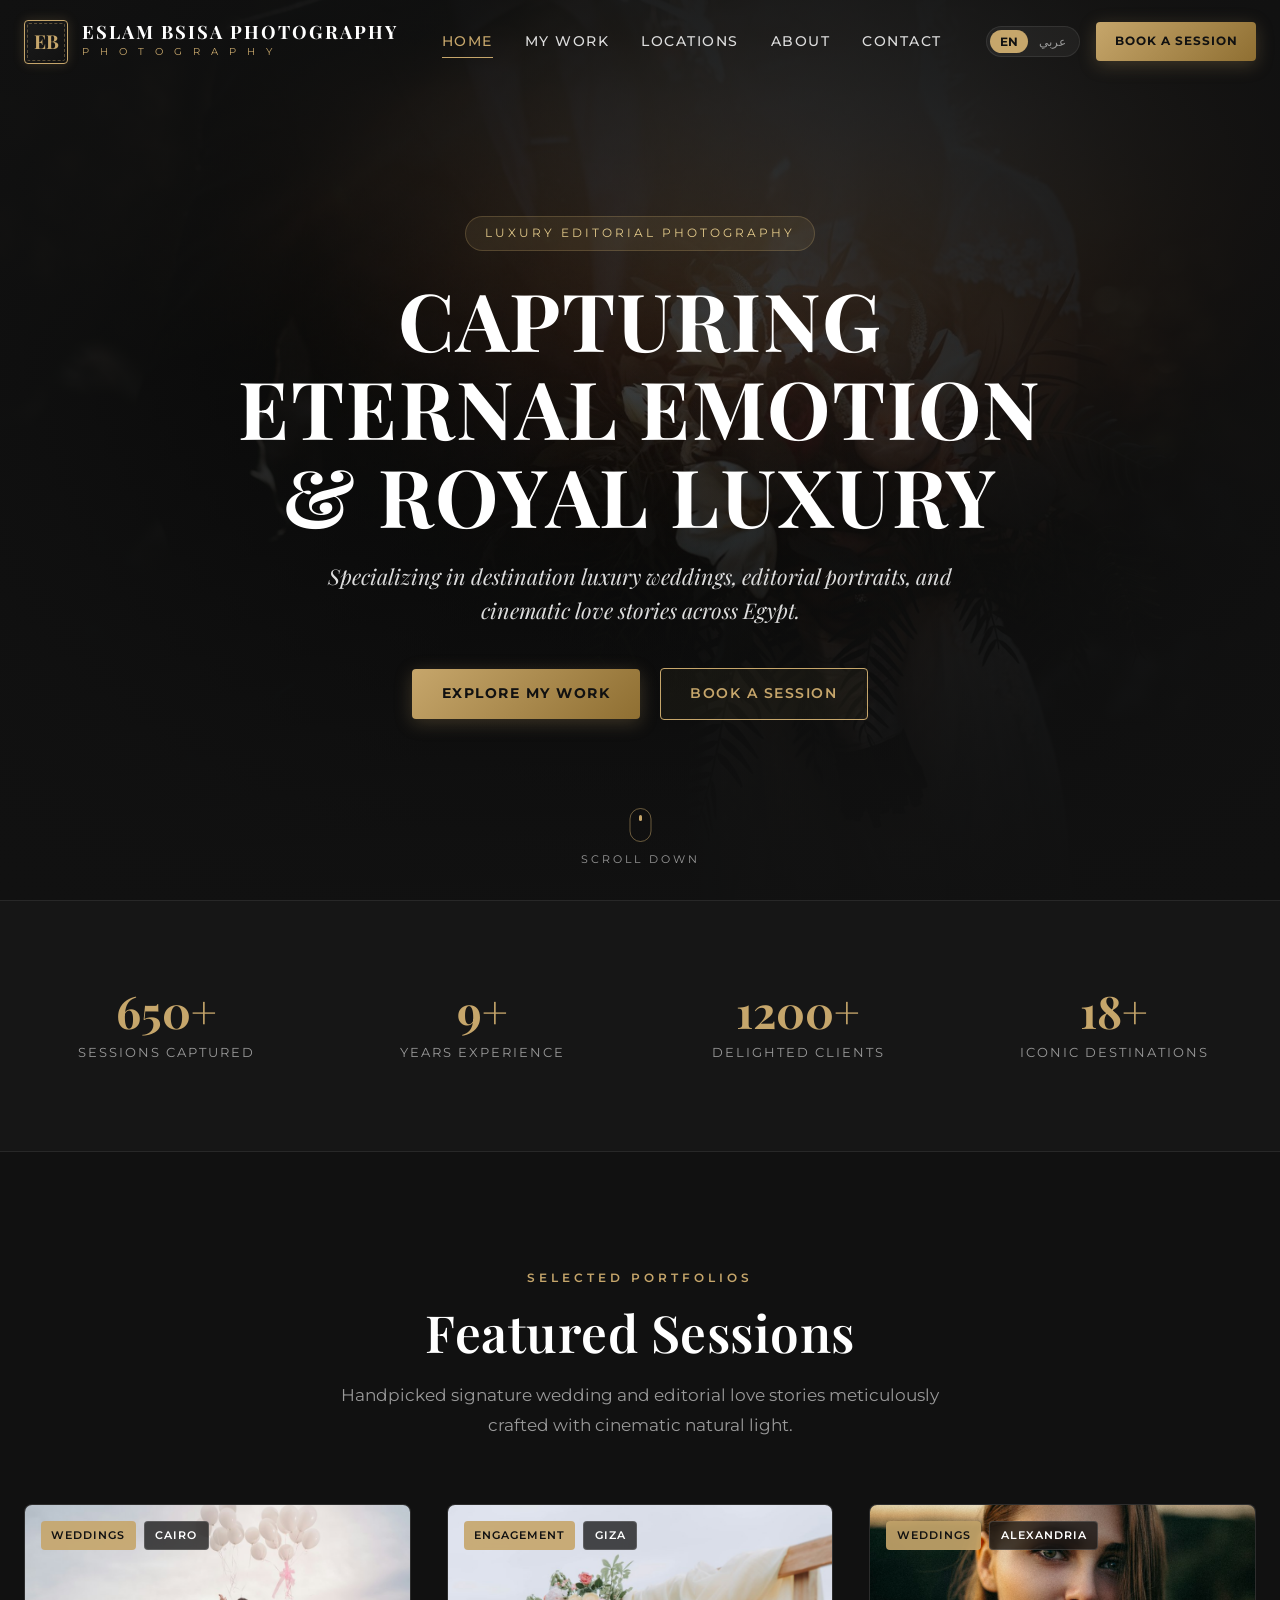
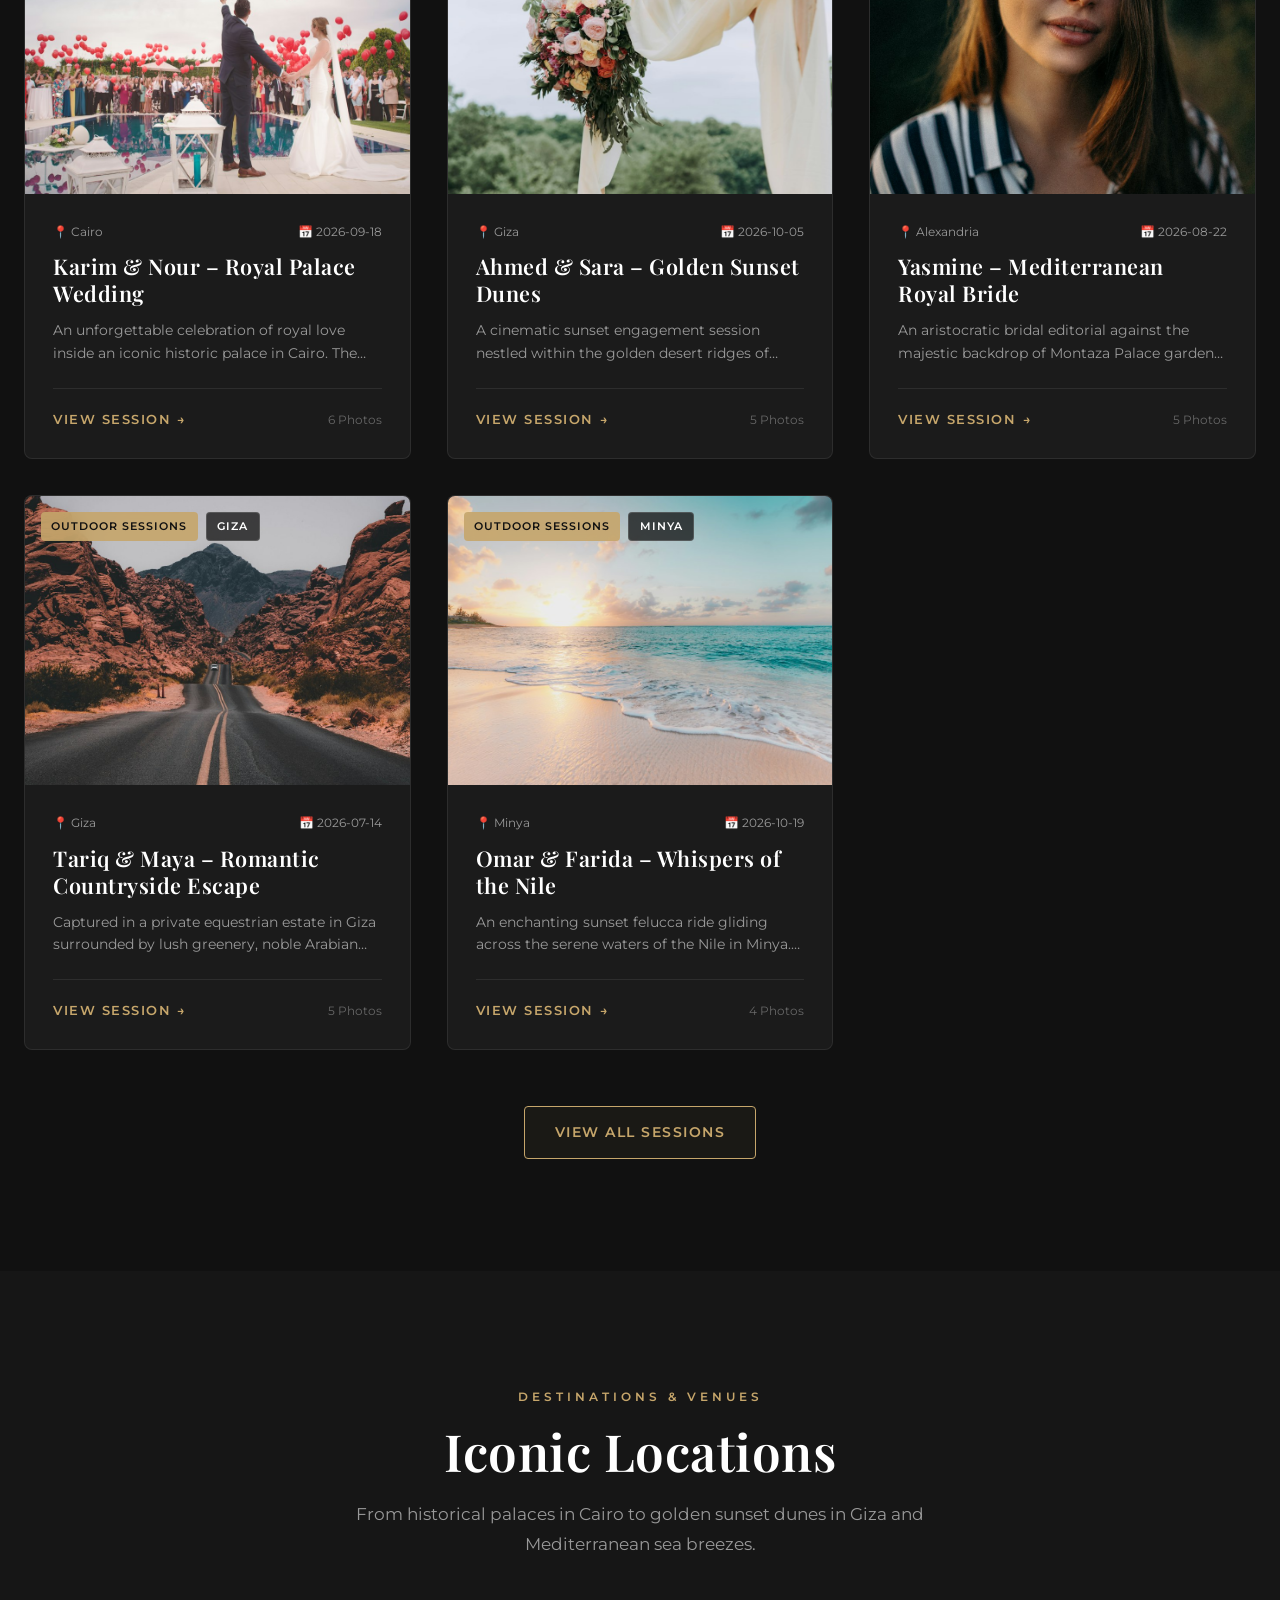
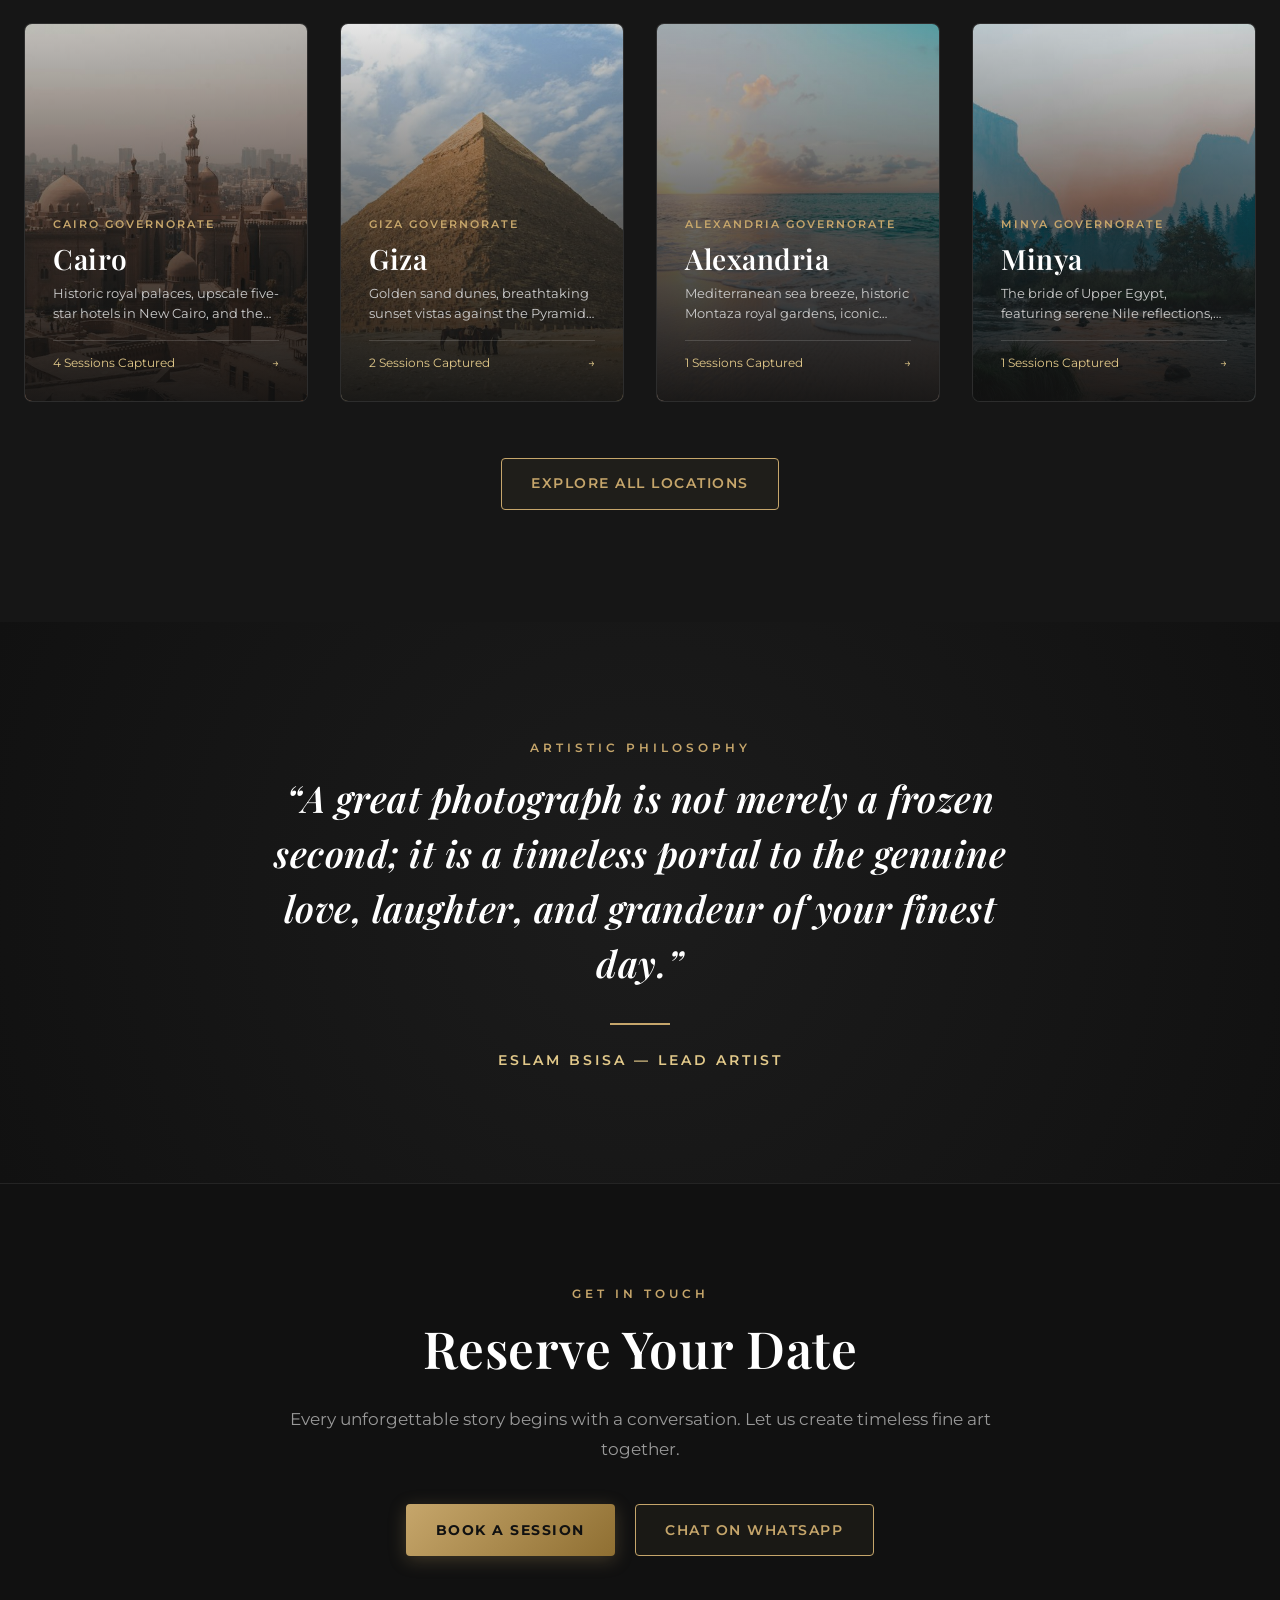
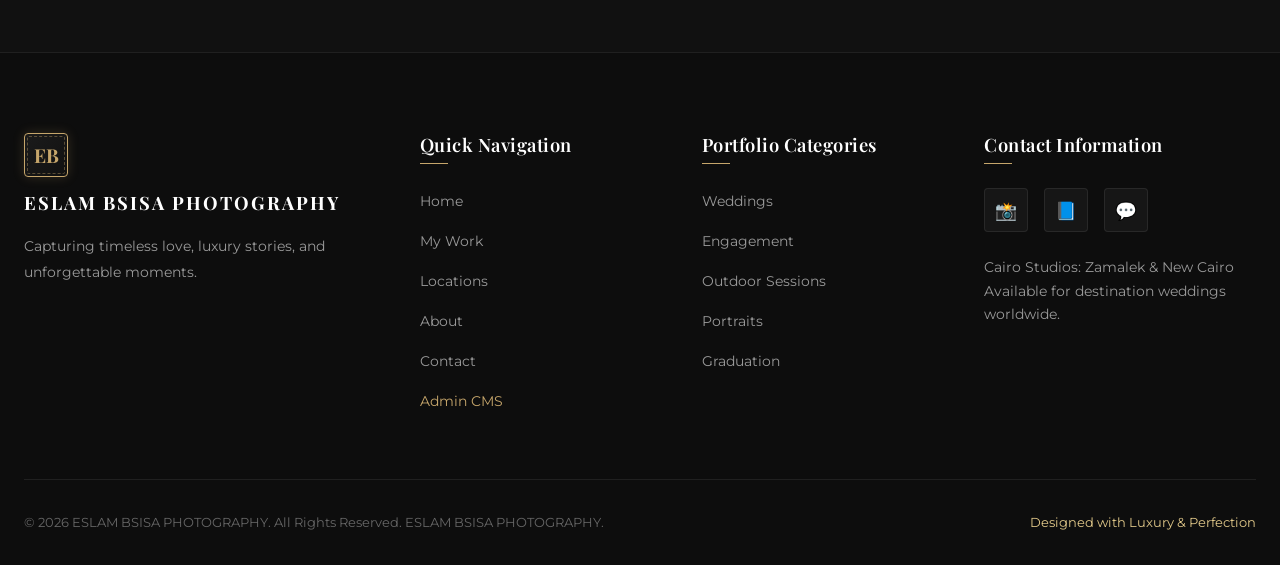
<file: index.html>
<!DOCTYPE html>
<html lang="en" dir="ltr">
<head>
  <meta charset="UTF-8" />
  <meta name="viewport" content="width=device-width, initial-scale=1.0" />
  <title>ESLAM BSISA PHOTOGRAPHY — Luxury Wedding & Editorial Photographer</title>
  <meta name="description" content="Official photography portfolio of Eslam Bsisa. Capturing timeless luxury weddings, destination engagements, and editorial portraits across Cairo, Giza, Alexandria, and beyond." />
  <meta name="keywords" content="wedding photographer egypt, cairo wedding photography, luxury bride, destination wedding, engagement shoot, eslam bsisa photography" />
  
  <!-- Open Graph / Social Sharing -->
  <meta property="og:type" content="website" />
  <meta property="og:title" content="ESLAM BSISA PHOTOGRAPHY — Timeless Luxury Stories" />
  <meta property="og:description" content="Discover royal weddings, sunset engagements, and fine-art portraits captured with cinematic natural light." />
  <meta property="og:image" content="assets/images/hero/hero-main.jpg" />
  
  <!-- Favicon -->
  <link rel="icon" type="image/svg+xml" href="favicon.svg" />
  
  <!-- Stylesheets -->
  <link rel="stylesheet" href="css/main.css" />
  <link rel="stylesheet" href="css/rtl.css" />
</head>
<body data-page="home">

  <!-- Header & Navigation -->
  <header class="site-header" role="banner">
    <div class="container header-container">
      <a href="index.html" class="brand-logo-link" aria-label="Eslam Bsisa Photography Home">
        <div class="brand-monogram">EB</div>
        <div class="brand-name-group">
          <span class="brand-name-title">ESLAM BSISA</span>
          <span class="brand-name-sub">P H O T O G R A P H Y</span>
        </div>
      </a>

      <!-- Desktop Navigation -->
      <nav class="nav-desktop" aria-label="Primary Navigation">
        <a href="index.html" class="nav-link active" data-i18n="nav_home">Home</a>
        <a href="work.html" class="nav-link" data-i18n="nav_work">My Work</a>
        <a href="locations.html" class="nav-link" data-i18n="nav_locations">Locations</a>
        <a href="about.html" class="nav-link" data-i18n="nav_about">About</a>
        <a href="contact.html" class="nav-link" data-i18n="nav_contact">Contact</a>
      </nav>

      <!-- Header Actions -->
      <div class="header-actions">
        <!-- Language Switcher Pill -->
        <div class="lang-switcher" aria-label="Switch Language">
          <button type="button" class="lang-btn active" data-lang="en">EN</button>
          <button type="button" class="lang-btn" data-lang="ar">عربي</button>
        </div>

        <a href="contact.html" class="btn btn-primary btn-sm header-cta" data-i18n="nav_book_cta">Book a Session</a>

        <!-- Mobile Menu Hamburger -->
        <button type="button" class="mobile-menu-toggle" aria-label="Toggle navigation menu">
          <span></span>
          <span></span>
          <span></span>
        </button>
      </div>
    </div>
  </header>

  <!-- Mobile Navigation Drawer -->
  <div class="mobile-nav-backdrop"></div>
  <aside class="mobile-nav-drawer" aria-label="Mobile Navigation Drawer">
    <div class="mobile-nav-links">
      <a href="index.html" class="nav-link active" data-i18n="nav_home">Home</a>
      <a href="work.html" class="nav-link" data-i18n="nav_work">My Work</a>
      <a href="locations.html" class="nav-link" data-i18n="nav_locations">Locations</a>
      <a href="about.html" class="nav-link" data-i18n="nav_about">About</a>
      <a href="contact.html" class="nav-link" data-i18n="nav_contact">Contact</a>
      <a href="admin/index.html" class="nav-link" style="color:var(--gold-accent);" data-i18n="nav_admin">Admin CMS</a>
    </div>

    <div style="margin-top:auto; padding-top:2rem; border-top:1px solid var(--border-subtle); display:flex; flex-direction:column; gap:1.25rem;">
      <a href="contact.html" class="btn btn-primary" style="width:100%;" data-i18n="nav_book_cta">Book a Session</a>
      <div class="social-links-row" style="justify-content:center;">
        <a href="https://instagram.com" class="social-link-btn instagram-link" aria-label="Instagram">📸</a>
        <a href="https://facebook.com" class="social-link-btn facebook-link" aria-label="Facebook">📘</a>
        <a href="#" class="social-link-btn wa-link-btn" aria-label="WhatsApp">💬</a>
      </div>
    </div>
  </aside>

  <!-- Hero Section -->
  <main>
    <section class="hero-section" aria-label="Introduction Banner">
      <div class="hero-background-wrapper">
        <img src="assets/images/hero/hero-main.jpg" alt="Luxury Wedding Photography Hero" class="hero-background-img" />
        <div class="hero-gradient-overlay"></div>
      </div>

      <div class="container hero-content">
        <div class="hero-brand-badge" data-i18n="hero_badge">Luxury Editorial Photography</div>
        <h1 class="hero-title serif-font" data-i18n="hero_title">
          Capturing Eternal Emotion & Royal Luxury
        </h1>
        <p class="hero-subtitle" data-i18n="hero_subtitle">
          Specializing in destination luxury weddings, editorial portraits, and cinematic love stories across Egypt.
        </p>

        <div class="hero-cta-group">
          <a href="work.html" class="btn btn-primary" data-i18n="hero_cta_explore">Explore My Work</a>
          <a href="contact.html" class="btn btn-outline" data-i18n="hero_cta_book">Book a Session</a>
        </div>
      </div>

      <div class="scroll-indicator" aria-hidden="true">
        <div class="scroll-mouse">
          <div class="scroll-wheel"></div>
        </div>
        <span data-i18n="scroll_down">Scroll Down</span>
      </div>
    </section>

    <!-- Stats Counter Section -->
    <section class="stats-section" aria-label="Photographer Achievements">
      <div class="container">
        <div class="stats-grid">
          <div class="stat-item">
            <div class="stat-number" id="stat-sessions-num">650+</div>
            <div class="stat-label" data-i18n="stat_sessions">Sessions Captured</div>
          </div>
          <div class="stat-item">
            <div class="stat-number" id="stat-years-num">9+</div>
            <div class="stat-label" data-i18n="stat_years">Years Experience</div>
          </div>
          <div class="stat-item">
            <div class="stat-number" id="stat-clients-num">1200+</div>
            <div class="stat-label" data-i18n="stat_clients">Delighted Clients</div>
          </div>
          <div class="stat-item">
            <div class="stat-number" id="stat-locations-num">18+</div>
            <div class="stat-label" data-i18n="stat_locations">Iconic Destinations</div>
          </div>
        </div>
      </div>
    </section>

    <!-- Featured Photography Sessions Section -->
    <section class="section" aria-label="Featured Photography Shoots">
      <div class="container">
        <div class="section-header">
          <span class="section-label" data-i18n="featured_work_label">Selected Portfolios</span>
          <h2 class="section-title serif-font" data-i18n="featured_work_title">Featured Sessions</h2>
          <p class="section-subtitle" data-i18n="featured_work_subtitle">
            Handpicked signature wedding and editorial love stories meticulously crafted with cinematic natural light.
          </p>
        </div>

        <!-- Dynamic Grid populated via app.js -->
        <div class="sessions-grid" id="featured-sessions-grid">
          <!-- Rendered dynamically -->
        </div>

        <div style="text-align:center; margin-top:3.5rem;">
          <a href="work.html" class="btn btn-outline" data-i18n="view_all_work">View All Sessions</a>
        </div>
      </div>
    </section>

    <!-- Featured Locations Section -->
    <section class="section" style="background-color: var(--bg-secondary);" aria-label="Photography Locations">
      <div class="container">
        <div class="section-header">
          <span class="section-label" data-i18n="featured_loc_label">Destinations & Venues</span>
          <h2 class="section-title serif-font" data-i18n="featured_loc_title">Iconic Locations</h2>
          <p class="section-subtitle" data-i18n="featured_loc_subtitle">
            From historical palaces in Cairo to golden sunset dunes in Giza and Mediterranean sea breezes.
          </p>
        </div>

        <!-- Dynamic Grid populated via app.js -->
        <div class="locations-grid" id="featured-locations-grid">
          <!-- Rendered dynamically -->
        </div>

        <div style="text-align:center; margin-top:3.5rem;">
          <a href="locations.html" class="btn btn-outline" data-i18n="view_all_locations">Explore All Locations</a>
        </div>
      </div>
    </section>

    <!-- Luxury Philosophy / Editorial Quote Banner -->
    <section class="section" style="background: radial-gradient(circle at center, #1c1c1c 0%, #111111 100%); text-align:center;">
      <div class="container" style="max-width:820px;">
        <span class="section-label">Artistic Philosophy</span>
        <blockquote class="serif-font" style="font-size:clamp(1.5rem, 3vw, 2.3rem); line-height:1.5; color:#FFFFFF; margin-bottom:2rem; font-style:italic;">
          “A great photograph is not merely a frozen second; it is a timeless portal to the genuine love, laughter, and grandeur of your finest day.”
        </blockquote>
        <div style="width:60px; height:2px; background:var(--gold-accent); margin:0 auto 1.5rem;"></div>
        <p style="letter-spacing:3px; text-transform:uppercase; font-size:0.85rem; color:var(--gold-light); font-weight:600;">
          ESLAM BSISA — LEAD ARTIST
        </p>
      </div>
    </section>

    <!-- Direct Booking Call to Action -->
    <section class="section" style="border-top:1px solid var(--border-subtle); padding:6rem 0;">
      <div class="container" style="text-align:center; max-width:760px;">
        <span class="section-label" data-i18n="contact_page_label">Get In Touch</span>
        <h2 class="section-title serif-font" style="margin-bottom:1.5rem;" data-i18n="contact_page_title">Reserve Your Date</h2>
        <p style="color:var(--text-secondary); font-size:1.05rem; line-height:1.8; margin-bottom:2.5rem;" data-i18n="contact_page_subtitle">
          Every unforgettable story begins with a conversation. Let us create timeless fine art together.
        </p>
        <div style="display:flex; justify-content:center; gap:1.25rem; flex-wrap:wrap;">
          <a href="contact.html" class="btn btn-primary" data-i18n="hero_cta_book">Book a Session</a>
          <a href="#" class="btn btn-outline wa-link-btn">Chat on WhatsApp</a>
        </div>
      </div>
    </section>
  </main>

  <!-- Footer -->
  <footer class="site-footer" role="contentinfo">
    <div class="container">
      <div class="footer-top">
        <div>
          <div class="brand-monogram" style="margin-bottom:1rem;">EB</div>
          <h3 class="brand-name-title">ESLAM BSISA</h3>
          <p class="footer-brand-desc">
            Capturing timeless luxury weddings, destination engagements, and editorial portraits across Cairo, Alexandria, and worldwide.
          </p>
        </div>

        <div>
          <h4 class="footer-col-title" data-i18n="footer_quick_links">Quick Navigation</h4>
          <ul class="footer-nav-list">
            <li><a href="index.html" class="footer-nav-link" data-i18n="nav_home">Home</a></li>
            <li><a href="work.html" class="footer-nav-link" data-i18n="nav_work">My Work</a></li>
            <li><a href="locations.html" class="footer-nav-link" data-i18n="nav_locations">Locations</a></li>
            <li><a href="about.html" class="footer-nav-link" data-i18n="nav_about">About</a></li>
            <li><a href="contact.html" class="footer-nav-link" data-i18n="nav_contact">Contact</a></li>
            <li><a href="admin/index.html" class="footer-nav-link" style="color:var(--gold-accent);" data-i18n="nav_admin">Admin CMS</a></li>
          </ul>
        </div>

        <div>
          <h4 class="footer-col-title" data-i18n="footer_categories">Portfolio</h4>
          <ul class="footer-nav-list">
            <li><a href="work.html?category=weddings" class="footer-nav-link">Weddings</a></li>
            <li><a href="work.html?category=engagement" class="footer-nav-link">Engagement</a></li>
            <li><a href="work.html?category=outdoor-sessions" class="footer-nav-link">Outdoor Sessions</a></li>
            <li><a href="work.html?category=portraits" class="footer-nav-link">Portraits</a></li>
            <li><a href="work.html?category=graduation" class="footer-nav-link">Graduation</a></li>
          </ul>
        </div>

        <div>
          <h4 class="footer-col-title" data-i18n="footer_contact_info">Contact & Social</h4>
          <div class="social-links-row" style="margin-bottom:1.5rem;">
            <a href="https://instagram.com" class="social-link-btn instagram-link" aria-label="Instagram">📸</a>
            <a href="https://facebook.com" class="social-link-btn facebook-link" aria-label="Facebook">📘</a>
            <a href="#" class="social-link-btn wa-link-btn" aria-label="WhatsApp">💬</a>
          </div>
          <p style="font-size:0.85rem; color:var(--text-secondary); line-height:1.7;">
            Cairo Studios: Zamalek & New Cairo<br />
            Available for destination weddings worldwide.
          </p>
        </div>
      </div>

      <div class="footer-bottom">
        <div>&copy; <span id="current-year">2026</span> ESLAM BSISA PHOTOGRAPHY. <span data-i18n="footer_copyright">All Rights Reserved.</span></div>
        <div style="color:var(--gold-light);">Designed with Luxury & Perfection</div>
      </div>
    </div>
  </footer>

  <!-- Scripts -->
  <script src="js/storage.js"></script>
  <script src="js/i18n.js"></script>
  <script src="js/app.js"></script>
  <script>
    document.getElementById('current-year').textContent = new Date().getFullYear();
  </script>
</body>
</html>
</file>
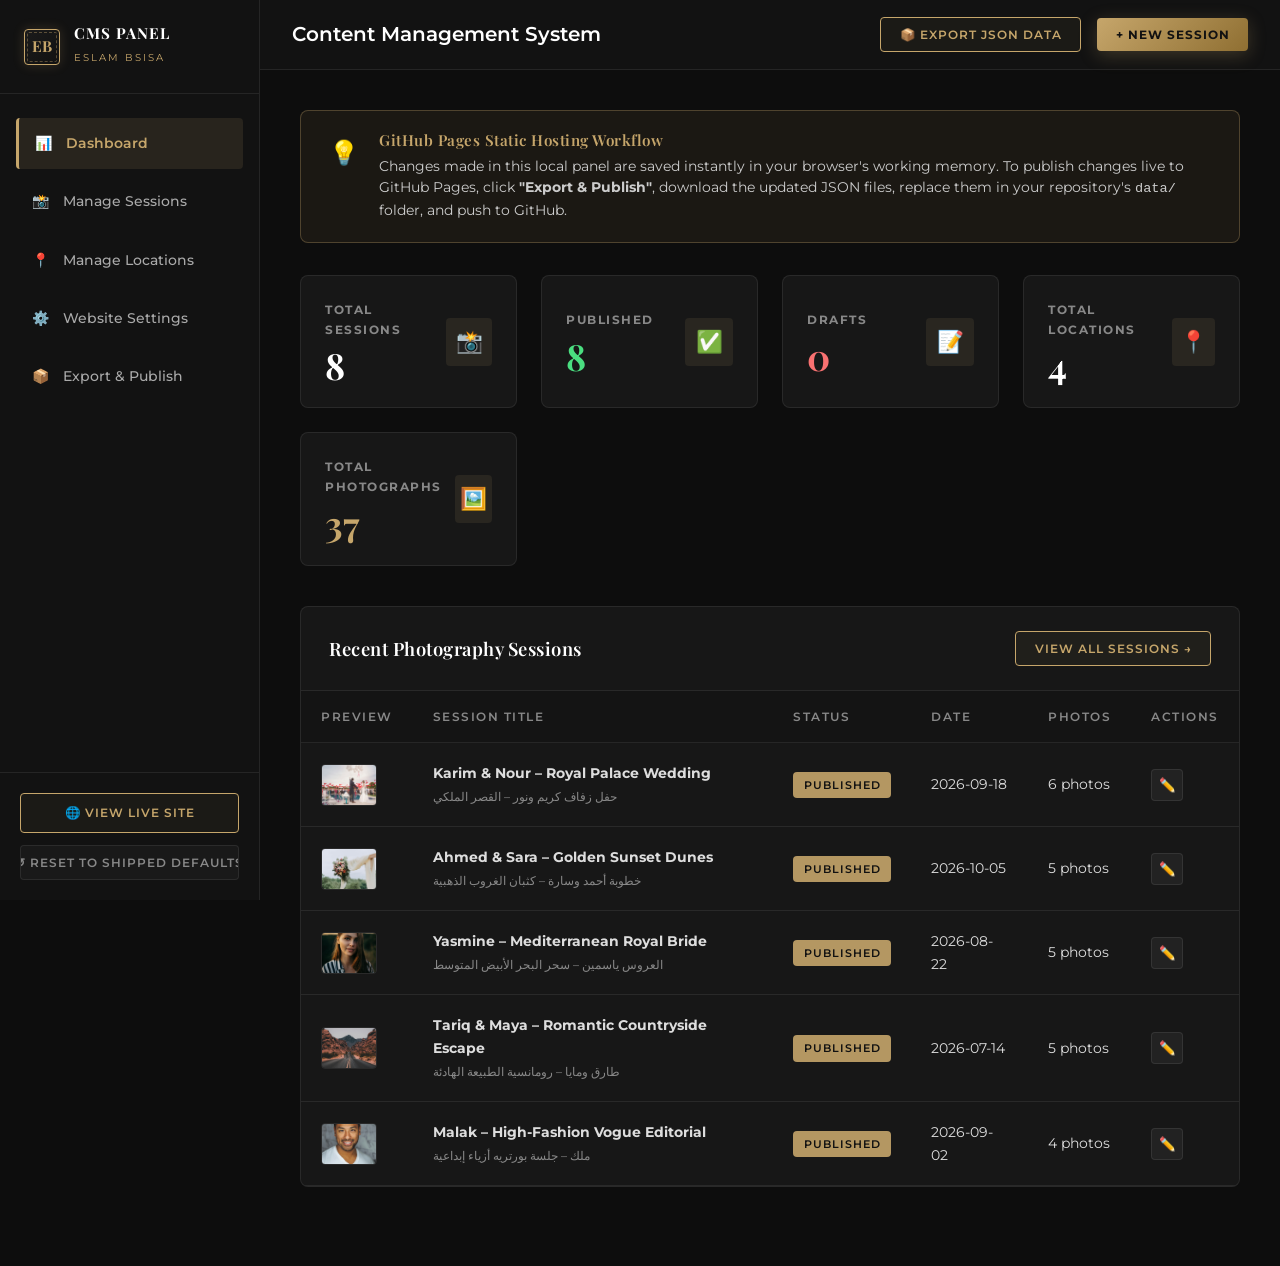
<file: admin/index.html>
<!DOCTYPE html>
<html lang="en" dir="ltr">
<head>
  <meta charset="UTF-8" />
  <meta name="viewport" content="width=device-width, initial-scale=1.0" />
  <title>Admin CMS Panel — ESLAM BSISA PHOTOGRAPHY</title>
  
  <link rel="icon" type="image/svg+xml" href="../favicon.svg" />
  <link rel="stylesheet" href="../css/main.css" />
  <link rel="stylesheet" href="../css/admin.css" />
</head>
<body class="admin-body">

  <!-- Admin Sidebar -->
  <aside class="admin-sidebar" role="navigation">
    <div class="admin-sidebar-brand">
      <div class="brand-monogram" style="width:36px; height:36px; font-size:0.95rem;">EB</div>
      <div>
        <h4 style="font-size:0.95rem; font-weight:700; color:#fff; letter-spacing:1px;">CMS PANEL</h4>
        <small style="color:var(--admin-accent); font-size:0.65rem; letter-spacing:2px;">ESLAM BSISA</small>
      </div>
    </div>

    <nav class="admin-sidebar-nav">
      <div class="admin-nav-item active" data-view="dashboard">
        <span>📊</span> <span>Dashboard</span>
      </div>
      <div class="admin-nav-item" data-view="sessions">
        <span>📸</span> <span>Manage Sessions</span>
      </div>
      <div class="admin-nav-item" data-view="locations">
        <span>📍</span> <span>Manage Locations</span>
      </div>
      <div class="admin-nav-item" data-view="settings">
        <span>⚙️</span> <span>Website Settings</span>
      </div>
      <div class="admin-nav-item" data-view="export">
        <span>📦</span> <span>Export & Publish</span>
      </div>
    </nav>

    <div class="admin-sidebar-footer">
      <a href="../index.html" class="btn btn-outline btn-sm" style="width:100%; text-align:center;">
        <span>🌐 View Live Site</span>
      </a>
      <button type="button" class="btn btn-ghost btn-sm" id="reset-defaults-btn" style="width:100%; font-size:0.75rem; color:#888;">
        <span>↺ Reset to Shipped Defaults</span>
      </button>
    </div>
  </aside>

  <!-- Admin Main Workspace -->
  <div class="admin-main">
    <!-- Top Bar -->
    <header class="admin-header">
      <div class="admin-header-title">
        <button type="button" id="admin-sidebar-toggle" class="action-btn" style="display:none;" aria-label="Toggle Sidebar">☰</button>
        <span>Content Management System</span>
      </div>

      <div class="admin-header-actions">
        <button type="button" class="btn btn-outline btn-sm" onclick="document.querySelector('[data-view=\\'export\\']').click();">
          <span>📦 Export JSON Data</span>
        </button>
        <button type="button" class="btn btn-primary btn-sm" onclick="openSessionModal()">
          <span>+ New Session</span>
        </button>
      </div>
    </header>

    <!-- Admin Content Area -->
    <div class="admin-content">

      <!-- Static Architecture Notice Banner -->
      <div class="admin-notice-banner">
        <div class="admin-notice-icon">💡</div>
        <div class="admin-notice-body">
          <h4>GitHub Pages Static Hosting Workflow</h4>
          <p>
            Changes made in this local panel are saved instantly in your browser's working memory. To publish changes live to GitHub Pages, click <strong>"Export & Publish"</strong>, download the updated JSON files, replace them in your repository's <code>data/</code> folder, and push to GitHub.
          </p>
        </div>
      </div>

      <!-- VIEW 1: Dashboard -->
      <section id="view-dashboard" class="admin-view-section">
        <!-- Stat Cards -->
        <div class="admin-stats-grid">
          <div class="admin-stat-card">
            <div class="admin-stat-info">
              <h5>Total Sessions</h5>
              <div class="admin-stat-number" id="metric-total-sessions">0</div>
            </div>
            <div class="admin-stat-icon-wrap">📸</div>
          </div>

          <div class="admin-stat-card">
            <div class="admin-stat-info">
              <h5>Published</h5>
              <div class="admin-stat-number" id="metric-published-sessions" style="color:#4ade80;">0</div>
            </div>
            <div class="admin-stat-icon-wrap">✅</div>
          </div>

          <div class="admin-stat-card">
            <div class="admin-stat-info">
              <h5>Drafts</h5>
              <div class="admin-stat-number" id="metric-draft-sessions" style="color:#f87171;">0</div>
            </div>
            <div class="admin-stat-icon-wrap">📝</div>
          </div>

          <div class="admin-stat-card">
            <div class="admin-stat-info">
              <h5>Total Locations</h5>
              <div class="admin-stat-number" id="metric-total-locations">0</div>
            </div>
            <div class="admin-stat-icon-wrap">📍</div>
          </div>

          <div class="admin-stat-card">
            <div class="admin-stat-info">
              <h5>Total Photographs</h5>
              <div class="admin-stat-number" id="metric-total-photos" style="color:var(--admin-accent);">0</div>
            </div>
            <div class="admin-stat-icon-wrap">🖼️</div>
          </div>
        </div>

        <!-- Recent Sessions Overview -->
        <div class="admin-card-container">
          <div class="admin-card-header">
            <h3>Recent Photography Sessions</h3>
            <button type="button" class="btn btn-outline btn-sm" onclick="document.querySelector('[data-view=\\'sessions\\']').click();">
              View All Sessions →
            </button>
          </div>
          <div class="admin-table-responsive">
            <table class="admin-table">
              <thead>
                <tr>
                  <th>Preview</th>
                  <th>Session Title</th>
                  <th>Status</th>
                  <th>Date</th>
                  <th>Photos</th>
                  <th>Actions</th>
                </tr>
              </thead>
              <tbody id="dashboard-recent-sessions-tbody">
                <!-- Populated via admin.js -->
              </tbody>
            </table>
          </div>
        </div>
      </section>

      <!-- VIEW 2: Sessions Management -->
      <section id="view-sessions" class="admin-view-section" style="display:none;">
        <div class="admin-card-container">
          <div class="admin-card-header">
            <h3>All Photography Sessions</h3>
            <button type="button" class="btn btn-primary btn-sm" onclick="openSessionModal()">
              <span>+ Add New Session</span>
            </button>
          </div>
          <div class="admin-table-responsive">
            <table class="admin-table">
              <thead>
                <tr>
                  <th>Cover</th>
                  <th>Title (EN / AR)</th>
                  <th>Category</th>
                  <th>Location</th>
                  <th>Date</th>
                  <th>Featured</th>
                  <th>Status</th>
                  <th>Actions</th>
                </tr>
              </thead>
              <tbody id="sessions-table-tbody">
                <!-- Populated via admin.js -->
              </tbody>
            </table>
          </div>
        </div>
      </section>

      <!-- VIEW 3: Locations Management -->
      <section id="view-locations" class="admin-view-section" style="display:none;">
        <div class="admin-card-container">
          <div class="admin-card-header">
            <h3>Photography Locations & Venues</h3>
            <button type="button" class="btn btn-primary btn-sm" onclick="openLocationModal()">
              <span>+ Add New Location</span>
            </button>
          </div>
          <div class="admin-table-responsive">
            <table class="admin-table">
              <thead>
                <tr>
                  <th>Cover</th>
                  <th>Location Name</th>
                  <th>Governorate / City</th>
                  <th>Sessions Count</th>
                  <th>Description</th>
                  <th>Actions</th>
                </tr>
              </thead>
              <tbody id="locations-table-tbody">
                <!-- Populated via admin.js -->
              </tbody>
            </table>
          </div>
        </div>
      </section>

      <!-- VIEW 4: Website Settings -->
      <section id="view-settings" class="admin-view-section" style="display:none;">
        <div class="admin-card-container">
          <div class="admin-card-header">
            <h3>Website & Brand Configuration</h3>
          </div>
          <div style="padding:2rem;">
            <form id="settings-form" class="booking-form">
              <div class="form-row">
                <div class="form-group">
                  <label class="form-label">Brand Name (English)</label>
                  <input type="text" id="set-brand" class="form-input" required />
                </div>
                <div class="form-group">
                  <label class="form-label">Brand Name (Arabic)</label>
                  <input type="text" id="set-brand-ar" class="form-input" required />
                </div>
              </div>

              <div class="form-row">
                <div class="form-group">
                  <label class="form-label">Photographer Name (English)</label>
                  <input type="text" id="set-photographer" class="form-input" required />
                </div>
                <div class="form-group">
                  <label class="form-label">Photographer Name (Arabic)</label>
                  <input type="text" id="set-photographer-ar" class="form-input" required />
                </div>
              </div>

              <div class="form-row">
                <div class="form-group">
                  <label class="form-label">Brand Tagline (English)</label>
                  <input type="text" id="set-tagline" class="form-input" />
                </div>
                <div class="form-group">
                  <label class="form-label">Brand Tagline (Arabic)</label>
                  <input type="text" id="set-tagline-ar" class="form-input" />
                </div>
              </div>

              <div class="form-row">
                <div class="form-group">
                  <label class="form-label">WhatsApp Number (e.g. 201012345678)</label>
                  <input type="text" id="set-whatsapp" class="form-input" required />
                </div>
                <div class="form-group">
                  <label class="form-label">Direct Phone Number</label>
                  <input type="text" id="set-phone" class="form-input" required />
                </div>
              </div>

              <div class="form-row">
                <div class="form-group">
                  <label class="form-label">Instagram Profile URL</label>
                  <input type="url" id="set-instagram" class="form-input" />
                </div>
                <div class="form-group">
                  <label class="form-label">Facebook Page URL</label>
                  <input type="url" id="set-facebook" class="form-input" />
                </div>
              </div>

              <div class="form-row">
                <div class="form-group">
                  <label class="form-label">Studio Addresses (English)</label>
                  <input type="text" id="set-address" class="form-input" />
                </div>
                <div class="form-group">
                  <label class="form-label">Studio Addresses (Arabic)</label>
                  <input type="text" id="set-address-ar" class="form-input" />
                </div>
              </div>

              <div class="form-group">
                <label class="form-label">About Biography (English)</label>
                <textarea id="set-about" class="form-textarea" rows="4"></textarea>
              </div>

              <div class="form-group">
                <label class="form-label">About Biography (Arabic)</label>
                <textarea id="set-about-ar" class="form-textarea" rows="4"></textarea>
              </div>

              <button type="submit" class="btn btn-primary" style="align-self:flex-start;">
                Save Website Settings
              </button>
            </form>
          </div>
        </div>
      </section>

      <!-- VIEW 5: Export & Deploy Instructions -->
      <section id="view-export" class="admin-view-section" style="display:none;">
        <div class="admin-card-container">
          <div class="admin-card-header">
            <h3>Export Website Data</h3>
            <button type="button" class="btn btn-primary btn-sm" id="export-all-bundle-btn">
              ⬇️ Download All 4 Data Files
            </button>
          </div>
          <div style="padding:2rem;">
            <p style="color:#ccc; margin-bottom:1.5rem; line-height:1.7;">
              Download individual JSON files to update specific collections, or use the bundle button above to download all updated collections.
            </p>

            <div style="display:flex; gap:1rem; flex-wrap:wrap; margin-bottom:3rem;">
              <button type="button" class="btn btn-outline btn-sm" id="export-sessions-btn">
                Download sessions.json
              </button>
              <button type="button" class="btn btn-outline btn-sm" id="export-locations-btn">
                Download locations.json
              </button>
              <button type="button" class="btn btn-outline btn-sm" id="export-categories-btn">
                Download categories.json
              </button>
              <button type="button" class="btn btn-outline btn-sm" id="export-settings-btn">
                Download settings.json
              </button>
            </div>

            <!-- Deployment Instructions -->
            <div class="deploy-steps-card">
              <h4 style="font-size:1.15rem; color:var(--admin-accent); margin-bottom:1.5rem;">
                🚀 How to Publish Changes to GitHub Pages (3-Step Guide)
              </h4>

              <div class="deploy-step-item">
                <div class="deploy-step-num">1</div>
                <div class="deploy-step-body">
                  <h5>Export Updated Data & Organize New Photos</h5>
                  <p>
                    Download the updated <code>sessions.json</code> or other modified JSON files using the buttons above. If you added new photos, place them inside your local repository under <code>assets/images/sessions/&lt;session-id&gt;/</code>.
                  </p>
                </div>
              </div>

              <div class="deploy-step-item">
                <div class="deploy-step-num">2</div>
                <div class="deploy-step-body">
                  <h5>Replace Files in Your Repository</h5>
                  <p>
                    Copy the downloaded JSON files into the <code>data/</code> folder of your local GitHub repository (or upload them directly on GitHub.com into the <code>data/</code> folder).
                  </p>
                </div>
              </div>

              <div class="deploy-step-item">
                <div class="deploy-step-num">3</div>
                <div class="deploy-step-body">
                  <h5>Commit and Push to GitHub</h5>
                  <p>
                    Run <code>git add .</code>, <code>git commit -m "Update portfolio sessions"</code>, and <code>git push origin main</code>. GitHub Pages will automatically deploy your live portfolio within 60 seconds!
                  </p>
                </div>
              </div>
            </div>

            <!-- Import Section -->
            <div style="border-top:1px solid var(--admin-border); padding-top:2rem;">
              <h4 style="font-size:1.1rem; color:#FFFFFF; margin-bottom:0.75rem;">Import Existing JSON File</h4>
              <p style="color:#888; font-size:0.85rem; margin-bottom:1rem;">
                You can import existing <code>sessions.json</code>, <code>locations.json</code>, or <code>settings.json</code> files to populate or restore this panel.
              </p>
              <input type="file" id="import-json-input" accept=".json" class="form-input" style="max-width:360px;" />
            </div>
          </div>
        </div>
      </section>

    </div>
  </div>

  <!-- ==========================================================================
       MODAL: Session Add / Edit & Photo Manager
       ========================================================================== -->
  <div class="admin-modal-backdrop" id="session-modal">
    <div class="admin-modal">
      <div class="admin-modal-header">
        <h3 id="session-modal-title">Create New Photography Session</h3>
        <button type="button" class="action-btn" onclick="closeSessionModal()">✕</button>
      </div>

      <div class="admin-modal-body">
        <form id="session-form" class="booking-form">
          <div class="form-row">
            <div class="form-group">
              <label class="form-label">Session ID / Slug (URL-friendly)</label>
              <input type="text" id="sess-id" class="form-input" required placeholder="e.g. ahmed-sara-engagement" />
            </div>
            <div class="form-group">
              <label class="form-label">Session Date</label>
              <input type="date" id="sess-date" class="form-input" required />
            </div>
          </div>

          <div class="form-row">
            <div class="form-group">
              <label class="form-label">Session Title (English)</label>
              <input type="text" id="sess-title" class="form-input" required placeholder="Ahmed & Sara – Golden Sunset" />
            </div>
            <div class="form-group">
              <label class="form-label">Session Title (Arabic)</label>
              <input type="text" id="sess-title-ar" class="form-input" placeholder="خطوبة أحمد وسارة – كثبان الغروب" />
            </div>
          </div>

          <div class="form-row">
            <div class="form-group">
              <label class="form-label">Category</label>
              <select id="sess-category" class="form-select" required></select>
            </div>
            <div class="form-group">
              <label class="form-label">Location</label>
              <select id="sess-location" class="form-select" required></select>
            </div>
          </div>

          <div class="form-group">
            <label class="form-label">Session Description Narrative (English)</label>
            <textarea id="sess-desc" class="form-textarea" rows="3" placeholder="Tell the romantic story of the shoot..."></textarea>
          </div>

          <div class="form-group">
            <label class="form-label">Session Description Narrative (Arabic)</label>
            <textarea id="sess-desc-ar" class="form-textarea" rows="3" placeholder="الوصف والقصة الفنية للجلسة باللغة العربية..."></textarea>
          </div>

          <!-- Status checkboxes -->
          <div style="display:flex; gap:2rem; margin-top:0.5rem;">
            <label style="display:flex; align-items:center; gap:0.5rem; font-size:0.9rem; cursor:pointer;">
              <input type="checkbox" id="sess-featured" />
              <span>Mark as Featured Session</span>
            </label>
            <label style="display:flex; align-items:center; gap:0.5rem; font-size:0.9rem; cursor:pointer;">
              <input type="checkbox" id="sess-published" checked />
              <span>Publish Session Immediately</span>
            </label>
          </div>

          <!-- PHOTO MANAGER COMPONENT -->
          <div class="photo-manager-box">
            <h4 style="font-size:1rem; color:var(--admin-accent); margin-bottom:0.35rem;">
              📸 Manage Photographs
            </h4>
            <p style="font-size:0.8rem; color:#888; margin-bottom:1rem;">
              Add photos via local file picker or enter relative image paths. Click "Cover" to designate the main cover thumbnail. Reorder using arrows.
            </p>

            <div style="display:flex; gap:1rem; flex-wrap:wrap; align-items:center;">
              <div style="flex-grow:1;">
                <label class="form-label" style="font-size:0.75rem;">Pick Image Files (JPG, PNG, WebP)</label>
                <input type="file" id="photo-file-picker" multiple accept=".jpg,.jpeg,.png,.webp" class="form-input" style="padding:0.6rem;" />
              </div>
              <div style="flex-grow:1;">
                <label class="form-label" style="font-size:0.75rem;">Or Add Image Path</label>
                <div style="display:flex; gap:0.5rem;">
                  <input type="text" id="photo-path-input" placeholder="assets/images/sessions/..." class="form-input" style="padding:0.6rem;" />
                  <button type="button" class="btn btn-outline btn-sm" onclick="addPhotoByPath()">Add</button>
                </div>
              </div>
            </div>

            <!-- Preview Grid -->
            <div class="photo-manager-preview-grid" id="photo-manager-preview-grid">
              <!-- Populated via admin.js -->
            </div>
          </div>

          <div class="admin-modal-footer" style="padding:1.5rem 0 0; margin-top:1.5rem;">
            <button type="button" class="btn btn-ghost btn-sm" onclick="closeSessionModal()">Cancel</button>
            <button type="submit" class="btn btn-primary btn-sm">Save Session</button>
          </div>
        </form>
      </div>
    </div>
  </div>

  <!-- ==========================================================================
       MODAL: Location Add / Edit
       ========================================================================== -->
  <div class="admin-modal-backdrop" id="location-modal">
    <div class="admin-modal" style="max-width:620px;">
      <div class="admin-modal-header">
        <h3 id="location-modal-title">Add New Photography Location</h3>
        <button type="button" class="action-btn" onclick="closeLocationModal()">✕</button>
      </div>

      <div class="admin-modal-body">
        <form id="location-form" class="booking-form">
          <div class="form-row">
            <div class="form-group">
              <label class="form-label">Location ID / Slug</label>
              <input type="text" id="loc-id" class="form-input" required placeholder="e.g. cairo" />
            </div>
            <div class="form-group">
              <label class="form-label">Cover Image Path</label>
              <input type="text" id="loc-cover" class="form-input" placeholder="assets/images/locations/cairo.jpg" />
            </div>
          </div>

          <div class="form-row">
            <div class="form-group">
              <label class="form-label">Location Name (English)</label>
              <input type="text" id="loc-name" class="form-input" required placeholder="Cairo" />
            </div>
            <div class="form-group">
              <label class="form-label">Location Name (Arabic)</label>
              <input type="text" id="loc-name-ar" class="form-input" placeholder="القاهرة" />
            </div>
          </div>

          <div class="form-row">
            <div class="form-group">
              <label class="form-label">Governorate / City (English)</label>
              <input type="text" id="loc-gov" class="form-input" placeholder="Cairo Governorate" />
            </div>
            <div class="form-group">
              <label class="form-label">Governorate / City (Arabic)</label>
              <input type="text" id="loc-gov-ar" class="form-input" placeholder="محافظة القاهرة" />
            </div>
          </div>

          <div class="form-group">
            <label class="form-label">Short Description (English)</label>
            <textarea id="loc-desc" class="form-textarea" rows="2" placeholder="Historic royal palaces and modern luxury venues..."></textarea>
          </div>

          <div class="form-group">
            <label class="form-label">Short Description (Arabic)</label>
            <textarea id="loc-desc-ar" class="form-textarea" rows="2" placeholder="القصور التاريخية والفنادق الفاخرة..."></textarea>
          </div>

          <div class="admin-modal-footer" style="padding:1.5rem 0 0; margin-top:1.5rem;">
            <button type="button" class="btn btn-ghost btn-sm" onclick="closeLocationModal()">Cancel</button>
            <button type="submit" class="btn btn-primary btn-sm">Save Location</button>
          </div>
        </form>
      </div>
    </div>
  </div>

  <script src="../js/storage.js"></script>
  <script src="../js/admin.js"></script>
</body>
</html>
</file>
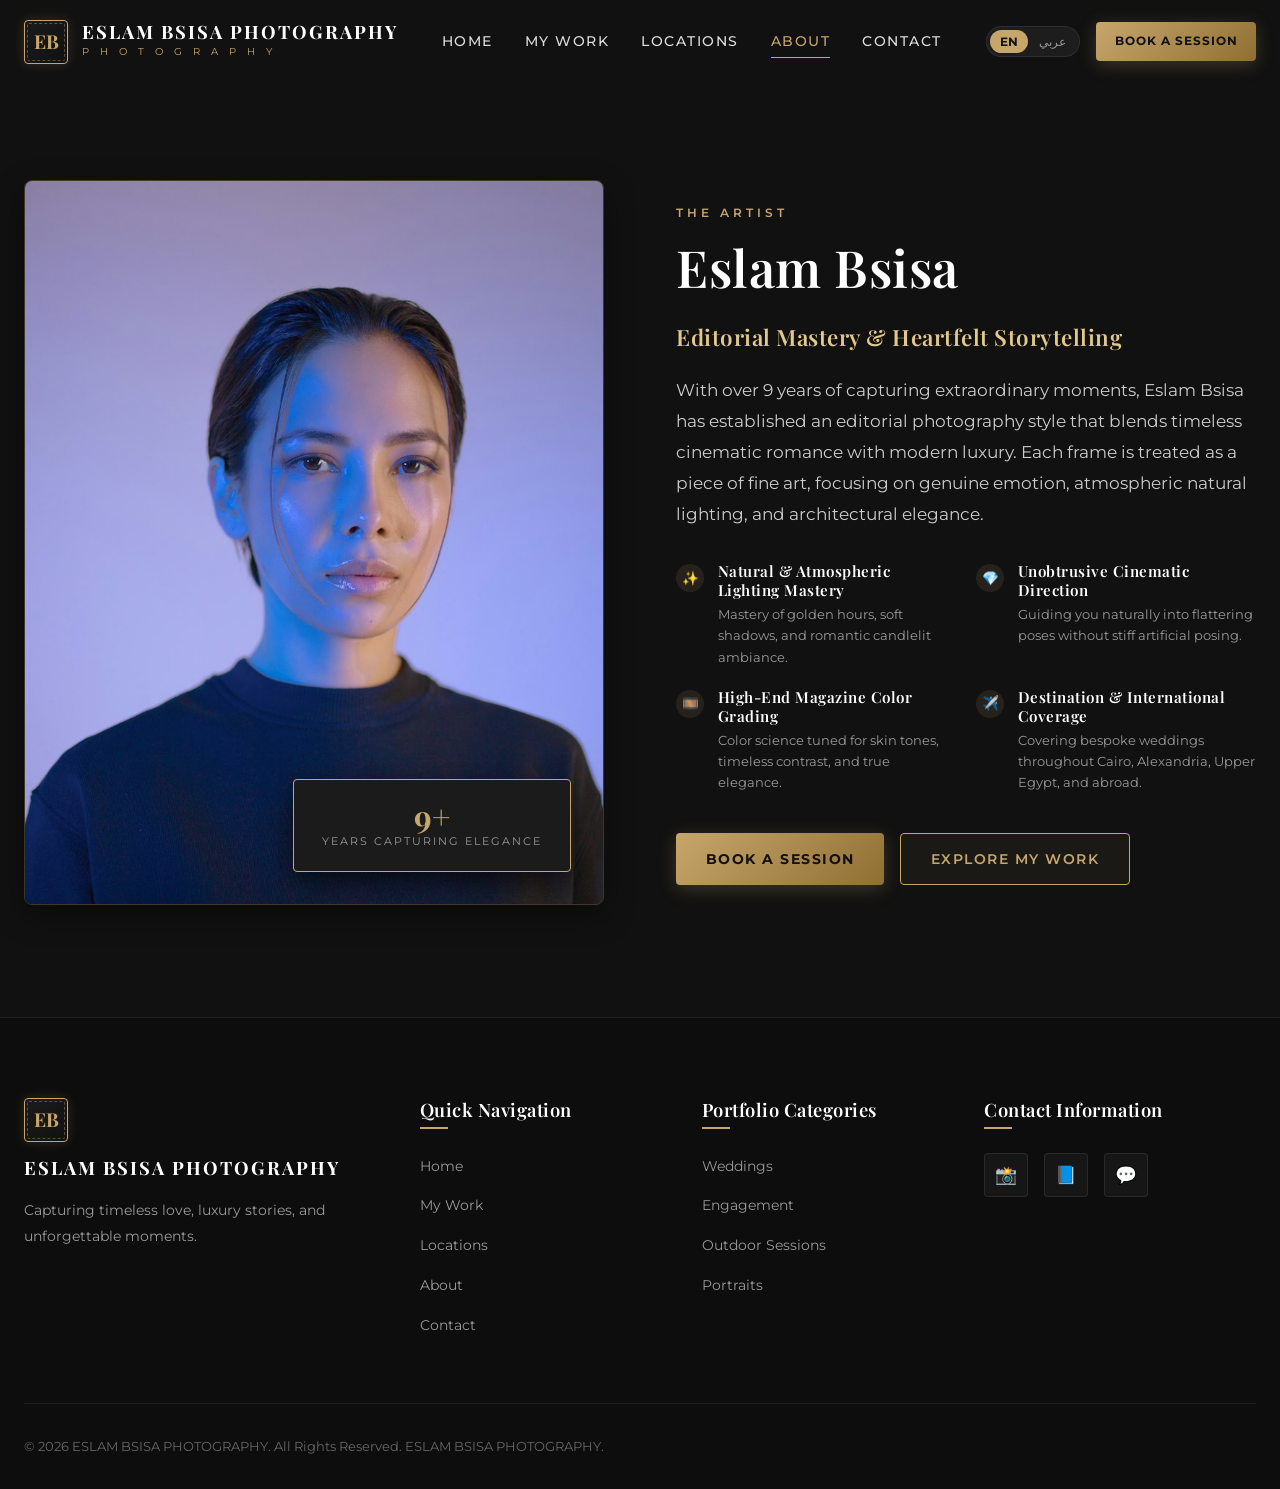
<file: about.html>
<!DOCTYPE html>
<html lang="en" dir="ltr">
<head>
  <meta charset="UTF-8" />
  <meta name="viewport" content="width=device-width, initial-scale=1.0" />
  <title>About Eslam Bsisa — Luxury Editorial Photographer</title>
  <meta name="description" content="Discover the story, philosophy, and artistic vision of Eslam Bsisa, premier luxury wedding and destination photographer in Egypt." />
  
  <meta property="og:type" content="profile" />
  <meta property="og:title" content="About Eslam Bsisa — Photographer Profile" />
  <meta property="og:description" content="Discover the artistry and vision behind Eslam Bsisa Photography." />
  <meta property="og:image" content="assets/images/profile/eslam-bsisa.jpg" />
  
  <link rel="icon" type="image/svg+xml" href="favicon.svg" />
  <link rel="stylesheet" href="css/main.css" />
  <link rel="stylesheet" href="css/rtl.css" />
</head>
<body data-page="about">

  <!-- Header -->
  <header class="site-header" role="banner">
    <div class="container header-container">
      <a href="index.html" class="brand-logo-link" aria-label="Eslam Bsisa Photography Home">
        <div class="brand-monogram">EB</div>
        <div class="brand-name-group">
          <span class="brand-name-title">ESLAM BSISA</span>
          <span class="brand-name-sub">P H O T O G R A P H Y</span>
        </div>
      </a>

      <nav class="nav-desktop" aria-label="Primary Navigation">
        <a href="index.html" class="nav-link" data-i18n="nav_home">Home</a>
        <a href="work.html" class="nav-link" data-i18n="nav_work">My Work</a>
        <a href="locations.html" class="nav-link" data-i18n="nav_locations">Locations</a>
        <a href="about.html" class="nav-link active" data-i18n="nav_about">About</a>
        <a href="contact.html" class="nav-link" data-i18n="nav_contact">Contact</a>
      </nav>

      <div class="header-actions">
        <div class="lang-switcher" aria-label="Switch Language">
          <button type="button" class="lang-btn active" data-lang="en">EN</button>
          <button type="button" class="lang-btn" data-lang="ar">عربي</button>
        </div>
        <a href="contact.html" class="btn btn-primary btn-sm header-cta" data-i18n="nav_book_cta">Book a Session</a>
        <button type="button" class="mobile-menu-toggle" aria-label="Toggle navigation menu">
          <span></span>
          <span></span>
          <span></span>
        </button>
      </div>
    </div>
  </header>

  <!-- Mobile Drawer -->
  <div class="mobile-nav-backdrop"></div>
  <aside class="mobile-nav-drawer" aria-label="Mobile Navigation Drawer">
    <div class="mobile-nav-links">
      <a href="index.html" class="nav-link" data-i18n="nav_home">Home</a>
      <a href="work.html" class="nav-link" data-i18n="nav_work">My Work</a>
      <a href="locations.html" class="nav-link" data-i18n="nav_locations">Locations</a>
      <a href="about.html" class="nav-link active" data-i18n="nav_about">About</a>
      <a href="contact.html" class="nav-link" data-i18n="nav_contact">Contact</a>
      <a href="admin/index.html" class="nav-link" style="color:var(--gold-accent);" data-i18n="nav_admin">Admin CMS</a>
    </div>
  </aside>

  <!-- Main Content -->
  <main style="padding-top: calc(var(--header-height) + 3rem);">
    <section class="section" style="padding-top:3rem;">
      <div class="container">
        <div class="about-grid">
          <!-- Portrait Frame -->
          <div class="about-image-wrapper">
            <img id="about-profile-img" src="assets/images/profile/eslam-bsisa.jpg" alt="Eslam Bsisa Photographer Portrait" style="width:100%; aspect-ratio:4/5; object-fit:cover;" />
            <div class="about-experience-badge">
              <div class="about-experience-num">9+</div>
              <div class="about-experience-txt" data-i18n="about_experience_label">Years Experience</div>
            </div>
          </div>

          <!-- Bio & Story -->
          <div>
            <span class="section-label" data-i18n="about_page_label">The Artist</span>
            <h1 class="serif-font section-title" id="about-photographer-name" style="margin-bottom:1.5rem;">
              Eslam Bsisa
            </h1>
            <h3 class="serif-font" style="font-size:1.4rem; color:var(--gold-light); margin-bottom:1.5rem;" data-i18n="about_story_title">
              Editorial Mastery & Heartfelt Storytelling
            </h3>
            
            <p id="about-photographer-bio" class="about-content-text">
              With over 9 years of capturing extraordinary moments, Eslam Bsisa has established an editorial photography style that blends timeless cinematic romance with modern luxury. Each frame is treated as a piece of fine art, focusing on genuine emotion, atmospheric natural lighting, and architectural elegance.
            </p>

            <!-- Key Features -->
            <div class="about-features-list">
              <div class="about-feature-item">
                <div class="about-feature-icon">✨</div>
                <div>
                  <h4 style="font-size:0.95rem; color:#fff; margin-bottom:0.25rem;" data-i18n="about_feature_1">Atmospheric Natural Lighting</h4>
                  <p style="font-size:0.8rem; color:var(--text-secondary);">Mastery of golden hours, soft shadows, and romantic candlelit ambiance.</p>
                </div>
              </div>

              <div class="about-feature-item">
                <div class="about-feature-icon">💎</div>
                <div>
                  <h4 style="font-size:0.95rem; color:#fff; margin-bottom:0.25rem;" data-i18n="about_feature_2">Unobtrusive Direction</h4>
                  <p style="font-size:0.8rem; color:var(--text-secondary);">Guiding you naturally into flattering poses without stiff artificial posing.</p>
                </div>
              </div>

              <div class="about-feature-item">
                <div class="about-feature-icon">🎞️</div>
                <div>
                  <h4 style="font-size:0.95rem; color:#fff; margin-bottom:0.25rem;" data-i18n="about_feature_3">Vogue Editorial Grading</h4>
                  <p style="font-size:0.8rem; color:var(--text-secondary);">Color science tuned for skin tones, timeless contrast, and true elegance.</p>
                </div>
              </div>

              <div class="about-feature-item">
                <div class="about-feature-icon">✈️</div>
                <div>
                  <h4 style="font-size:0.95rem; color:#fff; margin-bottom:0.25rem;" data-i18n="about_feature_4">Destination Coverage</h4>
                  <p style="font-size:0.8rem; color:var(--text-secondary);">Covering bespoke weddings throughout Cairo, Alexandria, Upper Egypt, and abroad.</p>
                </div>
              </div>
            </div>

            <div style="display:flex; gap:1rem; flex-wrap:wrap;">
              <a href="contact.html" class="btn btn-primary" data-i18n="hero_cta_book">Book a Session</a>
              <a href="work.html" class="btn btn-outline" data-i18n="hero_cta_explore">Explore Portfolio</a>
            </div>
          </div>
        </div>
      </div>
    </section>
  </main>

  <!-- Footer -->
  <footer class="site-footer" role="contentinfo">
    <div class="container">
      <div class="footer-top">
        <div>
          <div class="brand-monogram" style="margin-bottom:1rem;">EB</div>
          <h3 class="brand-name-title">ESLAM BSISA</h3>
          <p class="footer-brand-desc">
            Capturing timeless luxury weddings, destination engagements, and editorial portraits across Cairo, Alexandria, and worldwide.
          </p>
        </div>

        <div>
          <h4 class="footer-col-title" data-i18n="footer_quick_links">Quick Navigation</h4>
          <ul class="footer-nav-list">
            <li><a href="index.html" class="footer-nav-link" data-i18n="nav_home">Home</a></li>
            <li><a href="work.html" class="footer-nav-link" data-i18n="nav_work">My Work</a></li>
            <li><a href="locations.html" class="footer-nav-link" data-i18n="nav_locations">Locations</a></li>
            <li><a href="about.html" class="footer-nav-link" data-i18n="nav_about">About</a></li>
            <li><a href="contact.html" class="footer-nav-link" data-i18n="nav_contact">Contact</a></li>
          </ul>
        </div>

        <div>
          <h4 class="footer-col-title" data-i18n="footer_categories">Portfolio</h4>
          <ul class="footer-nav-list">
            <li><a href="work.html?category=weddings" class="footer-nav-link">Weddings</a></li>
            <li><a href="work.html?category=engagement" class="footer-nav-link">Engagement</a></li>
            <li><a href="work.html?category=outdoor-sessions" class="footer-nav-link">Outdoor Sessions</a></li>
            <li><a href="work.html?category=portraits" class="footer-nav-link">Portraits</a></li>
          </ul>
        </div>

        <div>
          <h4 class="footer-col-title" data-i18n="footer_contact_info">Contact & Social</h4>
          <div class="social-links-row" style="margin-bottom:1.5rem;">
            <a href="https://instagram.com" class="social-link-btn instagram-link" aria-label="Instagram">📸</a>
            <a href="https://facebook.com" class="social-link-btn facebook-link" aria-label="Facebook">📘</a>
            <a href="#" class="social-link-btn wa-link-btn" aria-label="WhatsApp">💬</a>
          </div>
        </div>
      </div>

      <div class="footer-bottom">
        <div>&copy; 2026 ESLAM BSISA PHOTOGRAPHY. <span data-i18n="footer_copyright">All Rights Reserved.</span></div>
      </div>
    </div>
  </footer>

  <script src="js/storage.js"></script>
  <script src="js/i18n.js"></script>
  <script src="js/app.js"></script>
</body>
</html>
</file>
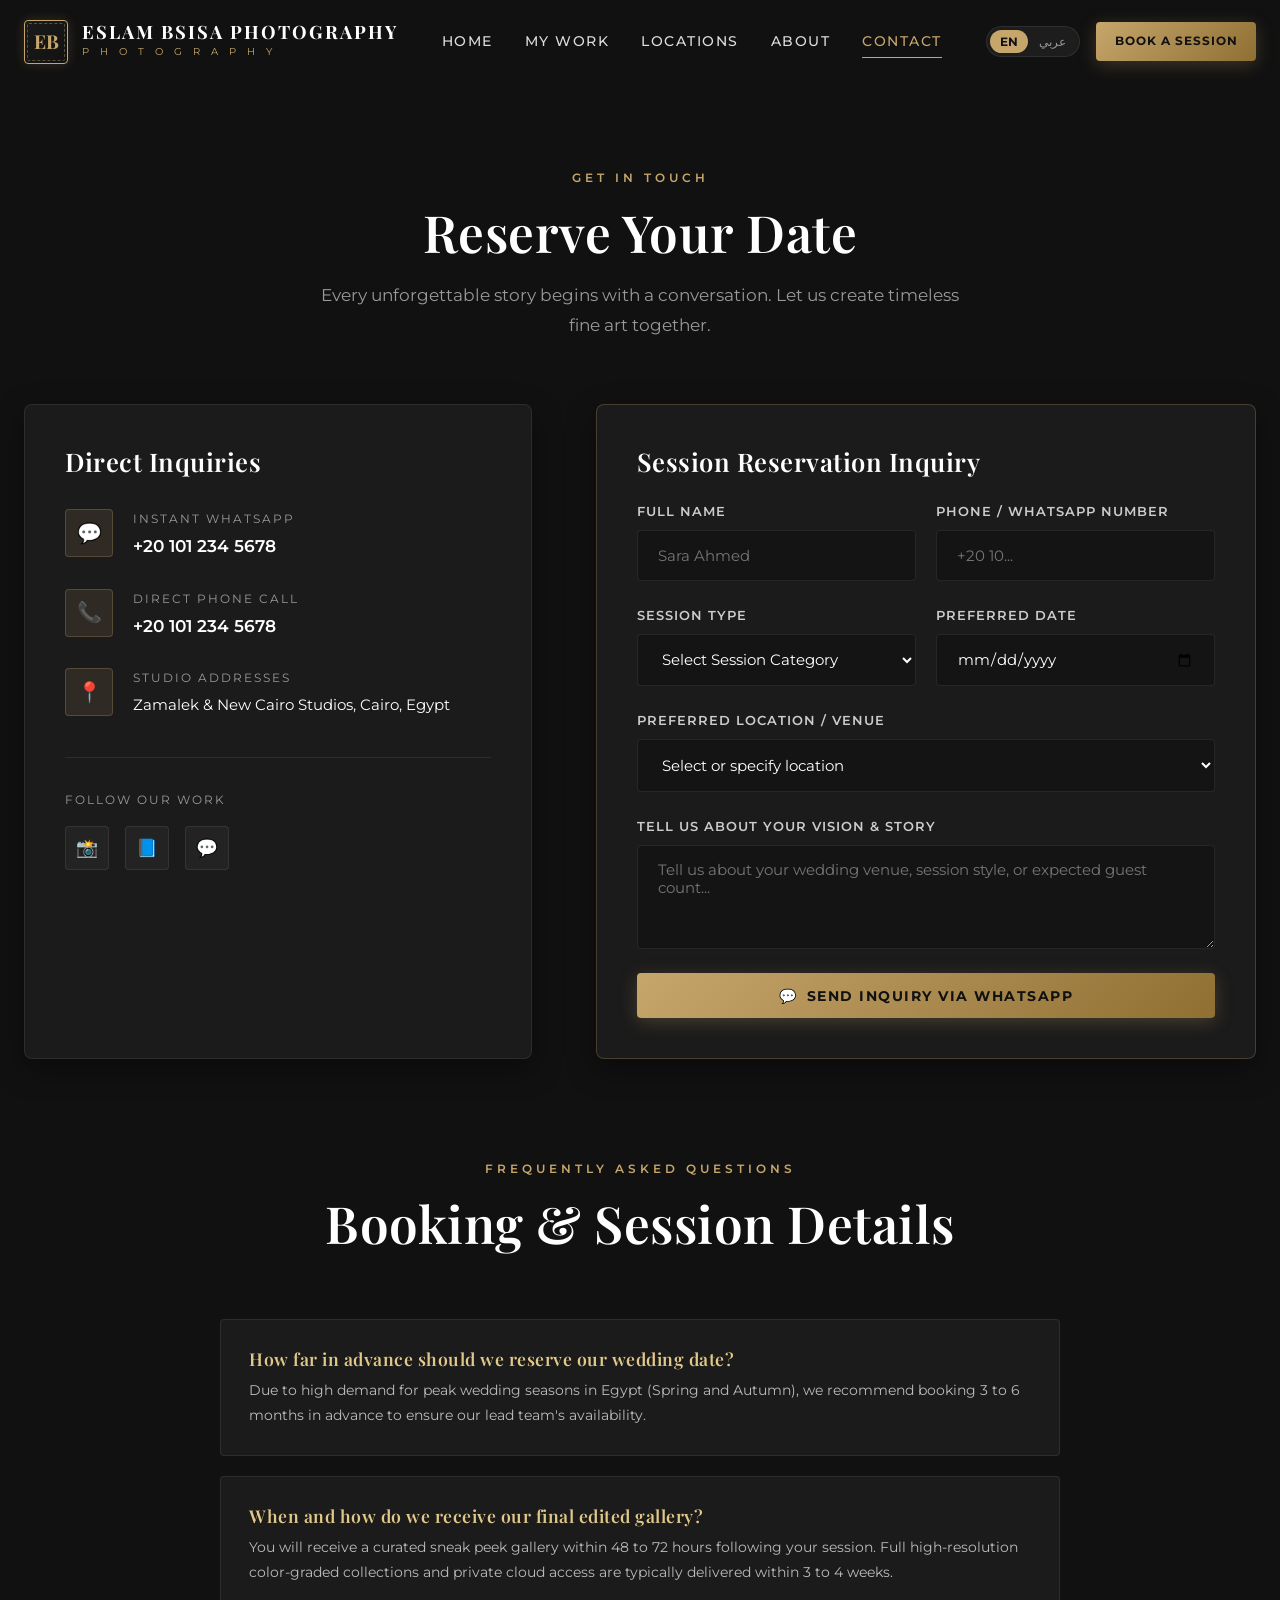
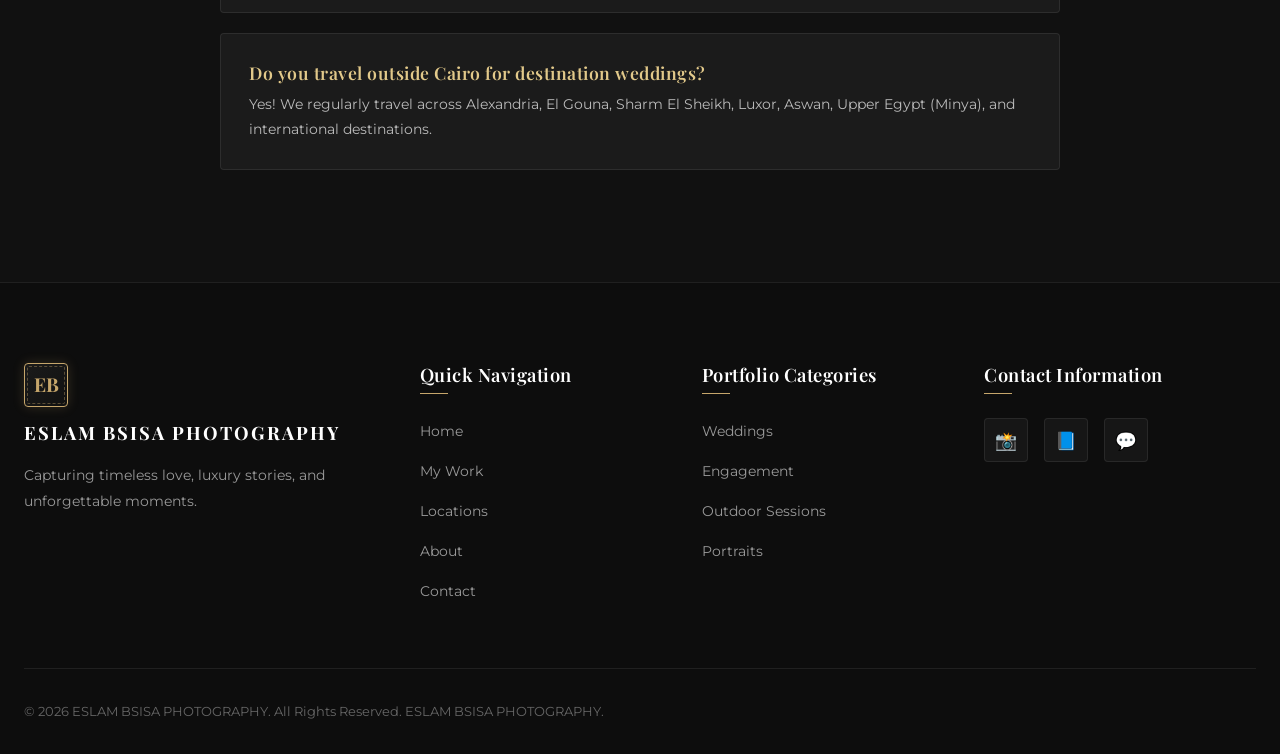
<file: contact.html>
<!DOCTYPE html>
<html lang="en" dir="ltr">
<head>
  <meta charset="UTF-8" />
  <meta name="viewport" content="width=device-width, initial-scale=1.0" />
  <title>Contact & Booking — ESLAM BSISA PHOTOGRAPHY</title>
  <meta name="description" content="Inquire and reserve your photography session with Eslam Bsisa via WhatsApp, direct call, or our online reservation form." />
  
  <meta property="og:type" content="website" />
  <meta property="og:title" content="Contact & Booking — ESLAM BSISA PHOTOGRAPHY" />
  <meta property="og:description" content="Reserve your wedding or portrait photography session." />
  <meta property="og:image" content="assets/images/hero/hero-main.jpg" />
  
  <link rel="icon" type="image/svg+xml" href="favicon.svg" />
  <link rel="stylesheet" href="css/main.css" />
  <link rel="stylesheet" href="css/rtl.css" />
</head>
<body data-page="contact">

  <!-- Header -->
  <header class="site-header" role="banner">
    <div class="container header-container">
      <a href="index.html" class="brand-logo-link" aria-label="Eslam Bsisa Photography Home">
        <div class="brand-monogram">EB</div>
        <div class="brand-name-group">
          <span class="brand-name-title">ESLAM BSISA</span>
          <span class="brand-name-sub">P H O T O G R A P H Y</span>
        </div>
      </a>

      <nav class="nav-desktop" aria-label="Primary Navigation">
        <a href="index.html" class="nav-link" data-i18n="nav_home">Home</a>
        <a href="work.html" class="nav-link" data-i18n="nav_work">My Work</a>
        <a href="locations.html" class="nav-link" data-i18n="nav_locations">Locations</a>
        <a href="about.html" class="nav-link" data-i18n="nav_about">About</a>
        <a href="contact.html" class="nav-link active" data-i18n="nav_contact">Contact</a>
      </nav>

      <div class="header-actions">
        <div class="lang-switcher" aria-label="Switch Language">
          <button type="button" class="lang-btn active" data-lang="en">EN</button>
          <button type="button" class="lang-btn" data-lang="ar">عربي</button>
        </div>
        <a href="contact.html" class="btn btn-primary btn-sm header-cta" data-i18n="nav_book_cta">Book a Session</a>
        <button type="button" class="mobile-menu-toggle" aria-label="Toggle navigation menu">
          <span></span>
          <span></span>
          <span></span>
        </button>
      </div>
    </div>
  </header>

  <!-- Mobile Drawer -->
  <div class="mobile-nav-backdrop"></div>
  <aside class="mobile-nav-drawer" aria-label="Mobile Navigation Drawer">
    <div class="mobile-nav-links">
      <a href="index.html" class="nav-link" data-i18n="nav_home">Home</a>
      <a href="work.html" class="nav-link" data-i18n="nav_work">My Work</a>
      <a href="locations.html" class="nav-link" data-i18n="nav_locations">Locations</a>
      <a href="about.html" class="nav-link" data-i18n="nav_about">About</a>
      <a href="contact.html" class="nav-link active" data-i18n="nav_contact">Contact</a>
      <a href="admin/index.html" class="nav-link" style="color:var(--gold-accent);" data-i18n="nav_admin">Admin CMS</a>
    </div>
  </aside>

  <!-- Main Content -->
  <main style="padding-top: calc(var(--header-height) + 3rem);">
    <section class="section" style="padding-top:2rem;">
      <div class="container">
        <div class="section-header">
          <span class="section-label" data-i18n="contact_page_label">Get In Touch</span>
          <h1 class="section-title serif-font" data-i18n="contact_page_title">Reserve Your Date</h1>
          <p class="section-subtitle" data-i18n="contact_page_subtitle">
            Every unforgettable story begins with a conversation. Let us create timeless fine art together.
          </p>
        </div>

        <div class="contact-grid">
          <!-- Contact Info Cards -->
          <div class="contact-card">
            <h3 class="serif-font" style="font-size:1.6rem; color:#fff; margin-bottom:2rem;">
              Direct Inquiries
            </h3>

            <div class="contact-info-list">
              <!-- WhatsApp -->
              <div class="contact-info-item">
                <div class="contact-info-icon">💬</div>
                <div>
                  <div class="contact-info-label" data-i18n="contact_whatsapp_label">Instant WhatsApp</div>
                  <a href="#" class="contact-info-value wa-link-btn" id="contact-whatsapp-val">+20 101 234 5678</a>
                </div>
              </div>

              <!-- Phone -->
              <div class="contact-info-item">
                <div class="contact-info-icon">📞</div>
                <div>
                  <div class="contact-info-label" data-i18n="contact_phone_label">Direct Phone Call</div>
                  <a href="tel:+201012345678" class="contact-info-value" id="contact-phone-val">+20 101 234 5678</a>
                </div>
              </div>

              <!-- Studio Address -->
              <div class="contact-info-item">
                <div class="contact-info-icon">📍</div>
                <div>
                  <div class="contact-info-label" data-i18n="contact_studio_label">Studio Locations</div>
                  <div class="contact-info-value" id="contact-address-val" style="font-weight:400; font-size:0.95rem;">
                    Zamalek & New Cairo Studios, Cairo, Egypt
                  </div>
                </div>
              </div>
            </div>

            <div style="border-top:1px solid var(--border-subtle); padding-top:2rem;">
              <div class="contact-info-label" style="margin-bottom:1rem;" data-i18n="contact_social_label">Follow Our Work</div>
              <div class="social-links-row">
                <a href="https://instagram.com" class="social-link-btn instagram-link" aria-label="Instagram">📸</a>
                <a href="https://facebook.com" class="social-link-btn facebook-link" aria-label="Facebook">📘</a>
                <a href="#" class="social-link-btn wa-link-btn" aria-label="WhatsApp">💬</a>
              </div>
            </div>
          </div>

          <!-- Interactive Booking Form -->
          <div class="contact-card" style="border-color:var(--gold-border);">
            <h3 class="serif-font" style="font-size:1.6rem; color:#fff; margin-bottom:1.5rem;" data-i18n="contact_form_title">
              Session Reservation Inquiry
            </h3>

            <form id="booking-reservation-form" class="booking-form">
              <div class="form-row">
                <div class="form-group">
                  <label for="booking-name" class="form-label" data-i18n="form_name">Full Name</label>
                  <input type="text" id="booking-name" class="form-input" required placeholder="Sara Ahmed" />
                </div>
                <div class="form-group">
                  <label for="booking-phone" class="form-label" data-i18n="form_phone">Phone / WhatsApp Number</label>
                  <input type="tel" id="booking-phone" class="form-input" required placeholder="+20 10..." />
                </div>
              </div>

              <div class="form-row">
                <div class="form-group">
                  <label for="booking-session-type" class="form-label" data-i18n="form_type">Session Type</label>
                  <select id="booking-session-type" class="form-select" required>
                    <option value="" disabled selected data-i18n="form_select_type">Select Session Category</option>
                  </select>
                </div>
                <div class="form-group">
                  <label for="booking-date" class="form-label" data-i18n="form_date">Preferred Date</label>
                  <input type="date" id="booking-date" class="form-input" />
                </div>
              </div>

              <div class="form-group">
                <label for="booking-session-location" class="form-label" data-i18n="form_location">Preferred Location / Venue</label>
                <select id="booking-session-location" class="form-select">
                  <option value="">Select or specify location</option>
                </select>
              </div>

              <div class="form-group">
                <label for="booking-notes" class="form-label" data-i18n="form_message">Tell Us About Your Vision</label>
                <textarea id="booking-notes" class="form-textarea" rows="4" placeholder="Tell us about your wedding venue, session style, or expected guest count..."></textarea>
              </div>

              <button type="submit" class="btn btn-primary" style="width:100%;">
                <span>💬</span>
                <span data-i18n="form_submit_whatsapp">Send Inquiry via WhatsApp</span>
              </button>
            </form>
          </div>
        </div>

        <!-- FAQ Section -->
        <div style="margin-top:6rem;">
          <div class="section-header">
            <span class="section-label">Frequently Asked Questions</span>
            <h2 class="serif-font section-title">Booking & Session Details</h2>
          </div>

          <div style="max-width:840px; margin:0 auto; display:flex; flex-direction:column; gap:1.25rem;">
            <div style="background:var(--bg-card); padding:1.75rem; border-radius:var(--radius-sm); border:1px solid var(--border-subtle);">
              <h4 style="font-size:1.1rem; color:var(--gold-light); margin-bottom:0.5rem;">How far in advance should we reserve our wedding date?</h4>
              <p style="color:#bbb; font-size:0.9rem; line-height:1.7;">
                Due to high demand for peak wedding seasons in Egypt (Spring and Autumn), we recommend booking 3 to 6 months in advance to ensure our lead team's availability.
              </p>
            </div>

            <div style="background:var(--bg-card); padding:1.75rem; border-radius:var(--radius-sm); border:1px solid var(--border-subtle);">
              <h4 style="font-size:1.1rem; color:var(--gold-light); margin-bottom:0.5rem;">When and how do we receive our final edited gallery?</h4>
              <p style="color:#bbb; font-size:0.9rem; line-height:1.7;">
                You will receive a curated sneak peek gallery within 48 to 72 hours following your session. Full high-resolution color-graded collections and private cloud access are typically delivered within 3 to 4 weeks.
              </p>
            </div>

            <div style="background:var(--bg-card); padding:1.75rem; border-radius:var(--radius-sm); border:1px solid var(--border-subtle);">
              <h4 style="font-size:1.1rem; color:var(--gold-light); margin-bottom:0.5rem;">Do you travel outside Cairo for destination weddings?</h4>
              <p style="color:#bbb; font-size:0.9rem; line-height:1.7;">
                Yes! We regularly travel across Alexandria, El Gouna, Sharm El Sheikh, Luxor, Aswan, Upper Egypt (Minya), and international destinations.
              </p>
            </div>
          </div>
        </div>
      </div>
    </section>
  </main>

  <!-- Footer -->
  <footer class="site-footer" role="contentinfo">
    <div class="container">
      <div class="footer-top">
        <div>
          <div class="brand-monogram" style="margin-bottom:1rem;">EB</div>
          <h3 class="brand-name-title">ESLAM BSISA</h3>
          <p class="footer-brand-desc">
            Capturing timeless luxury weddings, destination engagements, and editorial portraits across Cairo, Alexandria, and worldwide.
          </p>
        </div>

        <div>
          <h4 class="footer-col-title" data-i18n="footer_quick_links">Quick Navigation</h4>
          <ul class="footer-nav-list">
            <li><a href="index.html" class="footer-nav-link" data-i18n="nav_home">Home</a></li>
            <li><a href="work.html" class="footer-nav-link" data-i18n="nav_work">My Work</a></li>
            <li><a href="locations.html" class="footer-nav-link" data-i18n="nav_locations">Locations</a></li>
            <li><a href="about.html" class="footer-nav-link" data-i18n="nav_about">About</a></li>
            <li><a href="contact.html" class="footer-nav-link" data-i18n="nav_contact">Contact</a></li>
          </ul>
        </div>

        <div>
          <h4 class="footer-col-title" data-i18n="footer_categories">Portfolio</h4>
          <ul class="footer-nav-list">
            <li><a href="work.html?category=weddings" class="footer-nav-link">Weddings</a></li>
            <li><a href="work.html?category=engagement" class="footer-nav-link">Engagement</a></li>
            <li><a href="work.html?category=outdoor-sessions" class="footer-nav-link">Outdoor Sessions</a></li>
            <li><a href="work.html?category=portraits" class="footer-nav-link">Portraits</a></li>
          </ul>
        </div>

        <div>
          <h4 class="footer-col-title" data-i18n="footer_contact_info">Contact & Social</h4>
          <div class="social-links-row" style="margin-bottom:1.5rem;">
            <a href="https://instagram.com" class="social-link-btn instagram-link" aria-label="Instagram">📸</a>
            <a href="https://facebook.com" class="social-link-btn facebook-link" aria-label="Facebook">📘</a>
            <a href="#" class="social-link-btn wa-link-btn" aria-label="WhatsApp">💬</a>
          </div>
        </div>
      </div>

      <div class="footer-bottom">
        <div>&copy; 2026 ESLAM BSISA PHOTOGRAPHY. <span data-i18n="footer_copyright">All Rights Reserved.</span></div>
      </div>
    </div>
  </footer>

  <script src="js/storage.js"></script>
  <script src="js/i18n.js"></script>
  <script src="js/app.js"></script>
</body>
</html>
</file>
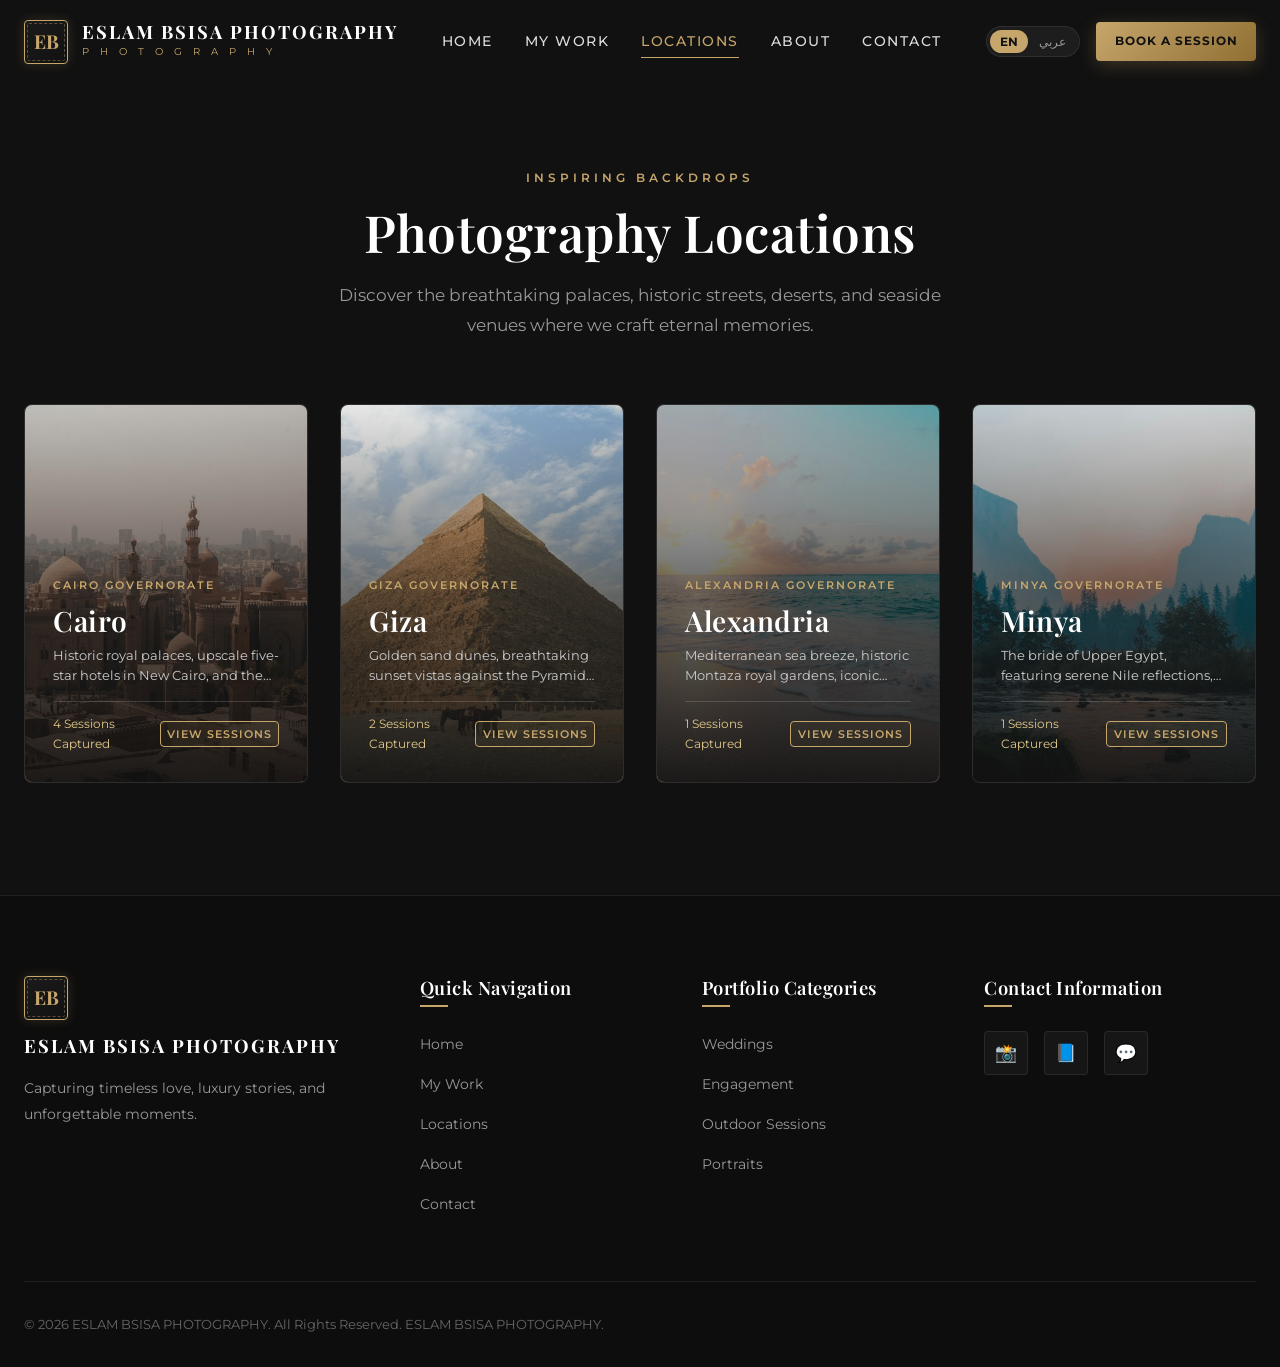
<file: locations.html>
<!DOCTYPE html>
<html lang="en" dir="ltr">
<head>
  <meta charset="UTF-8" />
  <meta name="viewport" content="width=device-width, initial-scale=1.0" />
  <title>Photography Locations — ESLAM BSISA PHOTOGRAPHY</title>
  <meta name="description" content="Discover iconic wedding and photography venues across Cairo, Giza, Alexandria, Minya, and Egypt photographed by Eslam Bsisa." />
  
  <meta property="og:type" content="website" />
  <meta property="og:title" content="Photography Locations — ESLAM BSISA PHOTOGRAPHY" />
  <meta property="og:description" content="Explore signature destinations and historical backdrops across Egypt." />
  <meta property="og:image" content="assets/images/locations/cairo.jpg" />
  
  <link rel="icon" type="image/svg+xml" href="favicon.svg" />
  <link rel="stylesheet" href="css/main.css" />
  <link rel="stylesheet" href="css/rtl.css" />
</head>
<body data-page="locations">

  <!-- Header -->
  <header class="site-header" role="banner">
    <div class="container header-container">
      <a href="index.html" class="brand-logo-link" aria-label="Eslam Bsisa Photography Home">
        <div class="brand-monogram">EB</div>
        <div class="brand-name-group">
          <span class="brand-name-title">ESLAM BSISA</span>
          <span class="brand-name-sub">P H O T O G R A P H Y</span>
        </div>
      </a>

      <nav class="nav-desktop" aria-label="Primary Navigation">
        <a href="index.html" class="nav-link" data-i18n="nav_home">Home</a>
        <a href="work.html" class="nav-link" data-i18n="nav_work">My Work</a>
        <a href="locations.html" class="nav-link active" data-i18n="nav_locations">Locations</a>
        <a href="about.html" class="nav-link" data-i18n="nav_about">About</a>
        <a href="contact.html" class="nav-link" data-i18n="nav_contact">Contact</a>
      </nav>

      <div class="header-actions">
        <div class="lang-switcher" aria-label="Switch Language">
          <button type="button" class="lang-btn active" data-lang="en">EN</button>
          <button type="button" class="lang-btn" data-lang="ar">عربي</button>
        </div>
        <a href="contact.html" class="btn btn-primary btn-sm header-cta" data-i18n="nav_book_cta">Book a Session</a>
        <button type="button" class="mobile-menu-toggle" aria-label="Toggle navigation menu">
          <span></span>
          <span></span>
          <span></span>
        </button>
      </div>
    </div>
  </header>

  <!-- Mobile Drawer -->
  <div class="mobile-nav-backdrop"></div>
  <aside class="mobile-nav-drawer" aria-label="Mobile Navigation Drawer">
    <div class="mobile-nav-links">
      <a href="index.html" class="nav-link" data-i18n="nav_home">Home</a>
      <a href="work.html" class="nav-link" data-i18n="nav_work">My Work</a>
      <a href="locations.html" class="nav-link active" data-i18n="nav_locations">Locations</a>
      <a href="about.html" class="nav-link" data-i18n="nav_about">About</a>
      <a href="contact.html" class="nav-link" data-i18n="nav_contact">Contact</a>
      <a href="admin/index.html" class="nav-link" style="color:var(--gold-accent);" data-i18n="nav_admin">Admin CMS</a>
    </div>
  </aside>

  <!-- Main Content -->
  <main style="padding-top: calc(var(--header-height) + 3rem);">
    <section class="section" style="padding-top:2rem;">
      <div class="container">
        <div class="section-header">
          <span class="section-label" data-i18n="locations_page_label">Inspiring Backdrops</span>
          <h1 class="section-title serif-font" data-i18n="locations_page_title">Photography Locations</h1>
          <p class="section-subtitle" data-i18n="locations_page_subtitle">
            Discover the breathtaking palaces, historic streets, deserts, and seaside venues where we craft eternal memories.
          </p>
        </div>

        <!-- Locations Grid -->
        <div class="locations-grid" id="locations-page-grid">
          <!-- Populated dynamically via app.js -->
        </div>

        <!-- Selected Location Details & Related Sessions -->
        <div id="location-detail-section" style="display:none; margin-top:5rem; padding-top:4rem; border-top:1px solid var(--border-subtle);">
          <div class="section-header-left">
            <span class="section-label" style="color:var(--gold-light);">Destination Spotlight</span>
            <h2 class="serif-font" id="location-detail-title" style="font-size:2.2rem; color:#FFFFFF; margin-bottom:0.75rem;"></h2>
            <p id="location-detail-desc" style="color:var(--text-secondary); max-width:700px; line-height:1.7;"></p>
          </div>

          <div class="sessions-grid" id="location-sessions-grid">
            <!-- Sessions belonging to this location -->
          </div>
        </div>
      </div>
    </section>
  </main>

  <!-- Footer -->
  <footer class="site-footer" role="contentinfo">
    <div class="container">
      <div class="footer-top">
        <div>
          <div class="brand-monogram" style="margin-bottom:1rem;">EB</div>
          <h3 class="brand-name-title">ESLAM BSISA</h3>
          <p class="footer-brand-desc">
            Capturing timeless luxury weddings, destination engagements, and editorial portraits across Cairo, Alexandria, and worldwide.
          </p>
        </div>

        <div>
          <h4 class="footer-col-title" data-i18n="footer_quick_links">Quick Navigation</h4>
          <ul class="footer-nav-list">
            <li><a href="index.html" class="footer-nav-link" data-i18n="nav_home">Home</a></li>
            <li><a href="work.html" class="footer-nav-link" data-i18n="nav_work">My Work</a></li>
            <li><a href="locations.html" class="footer-nav-link" data-i18n="nav_locations">Locations</a></li>
            <li><a href="about.html" class="footer-nav-link" data-i18n="nav_about">About</a></li>
            <li><a href="contact.html" class="footer-nav-link" data-i18n="nav_contact">Contact</a></li>
          </ul>
        </div>

        <div>
          <h4 class="footer-col-title" data-i18n="footer_categories">Portfolio</h4>
          <ul class="footer-nav-list">
            <li><a href="work.html?category=weddings" class="footer-nav-link">Weddings</a></li>
            <li><a href="work.html?category=engagement" class="footer-nav-link">Engagement</a></li>
            <li><a href="work.html?category=outdoor-sessions" class="footer-nav-link">Outdoor Sessions</a></li>
            <li><a href="work.html?category=portraits" class="footer-nav-link">Portraits</a></li>
          </ul>
        </div>

        <div>
          <h4 class="footer-col-title" data-i18n="footer_contact_info">Contact & Social</h4>
          <div class="social-links-row" style="margin-bottom:1.5rem;">
            <a href="https://instagram.com" class="social-link-btn instagram-link" aria-label="Instagram">📸</a>
            <a href="https://facebook.com" class="social-link-btn facebook-link" aria-label="Facebook">📘</a>
            <a href="#" class="social-link-btn wa-link-btn" aria-label="WhatsApp">💬</a>
          </div>
        </div>
      </div>

      <div class="footer-bottom">
        <div>&copy; 2026 ESLAM BSISA PHOTOGRAPHY. <span data-i18n="footer_copyright">All Rights Reserved.</span></div>
      </div>
    </div>
  </footer>

  <script src="js/storage.js"></script>
  <script src="js/i18n.js"></script>
  <script src="js/app.js"></script>
</body>
</html>
</file>
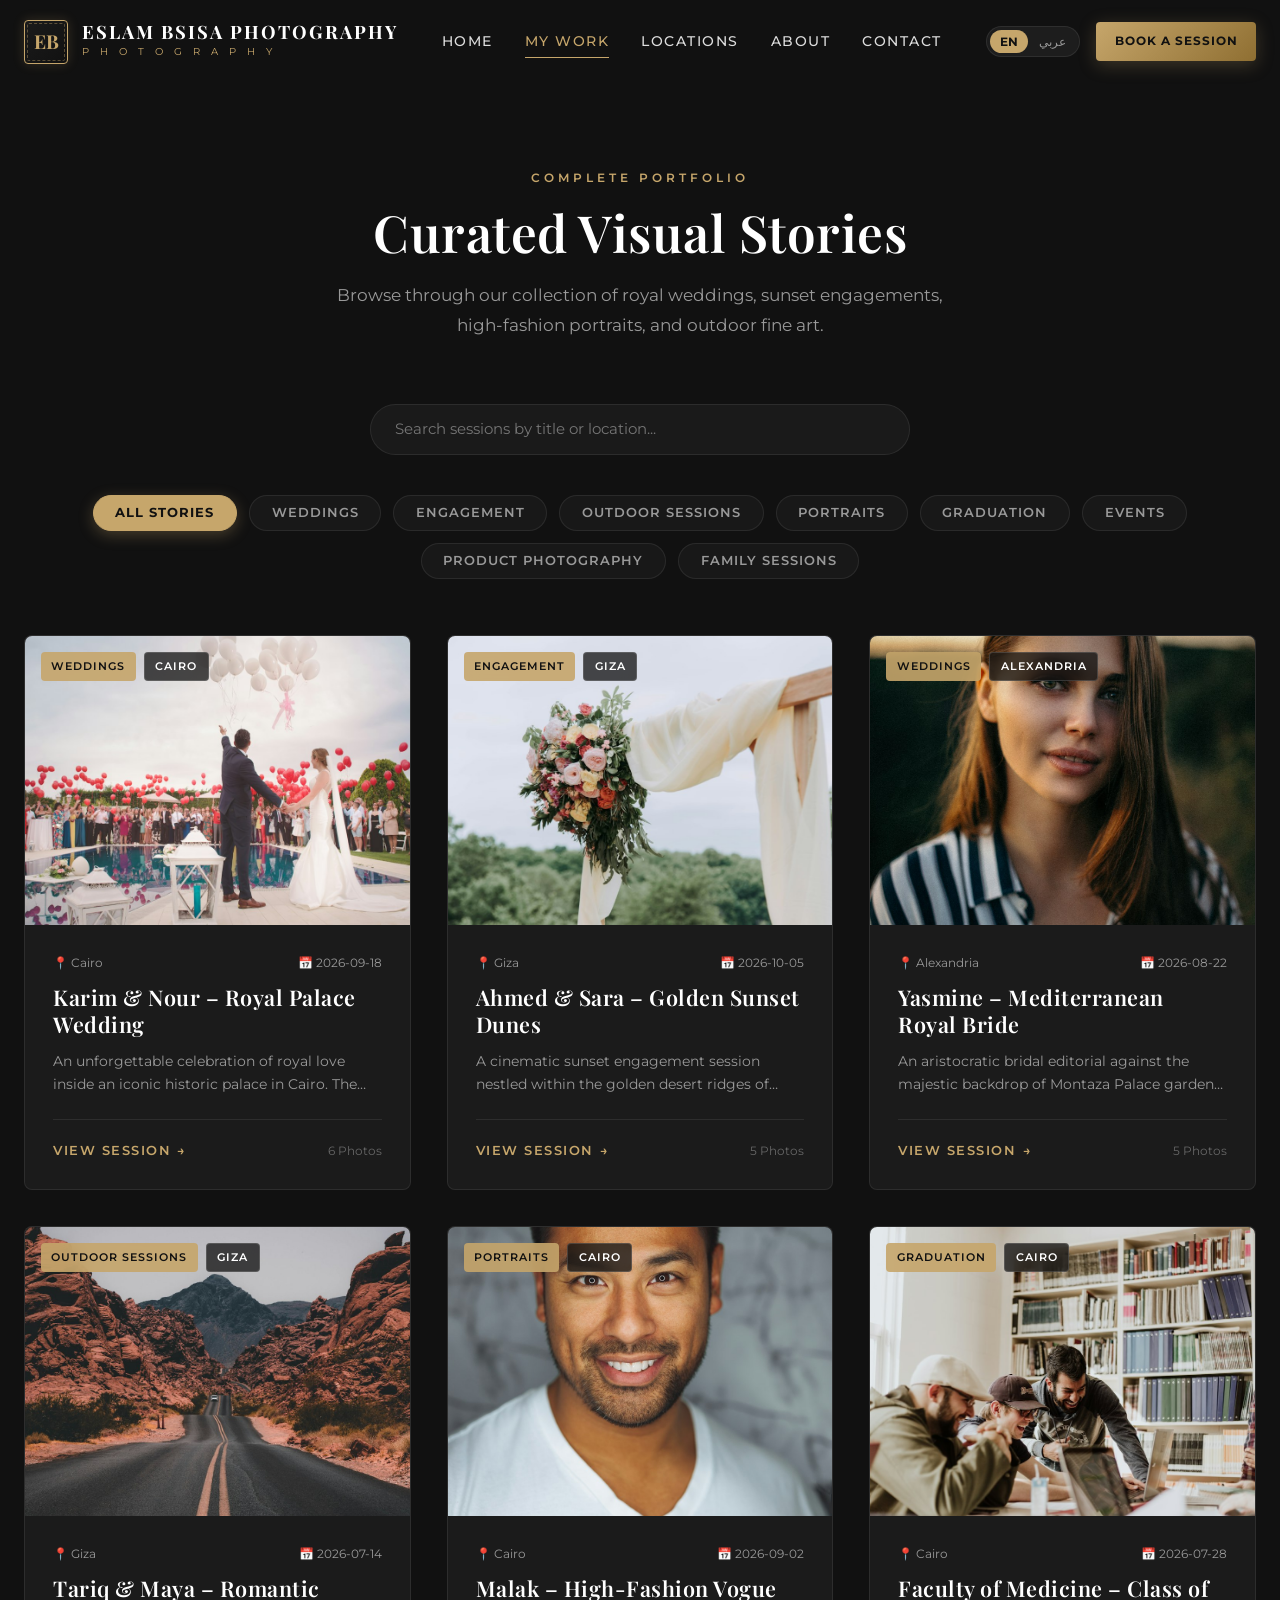
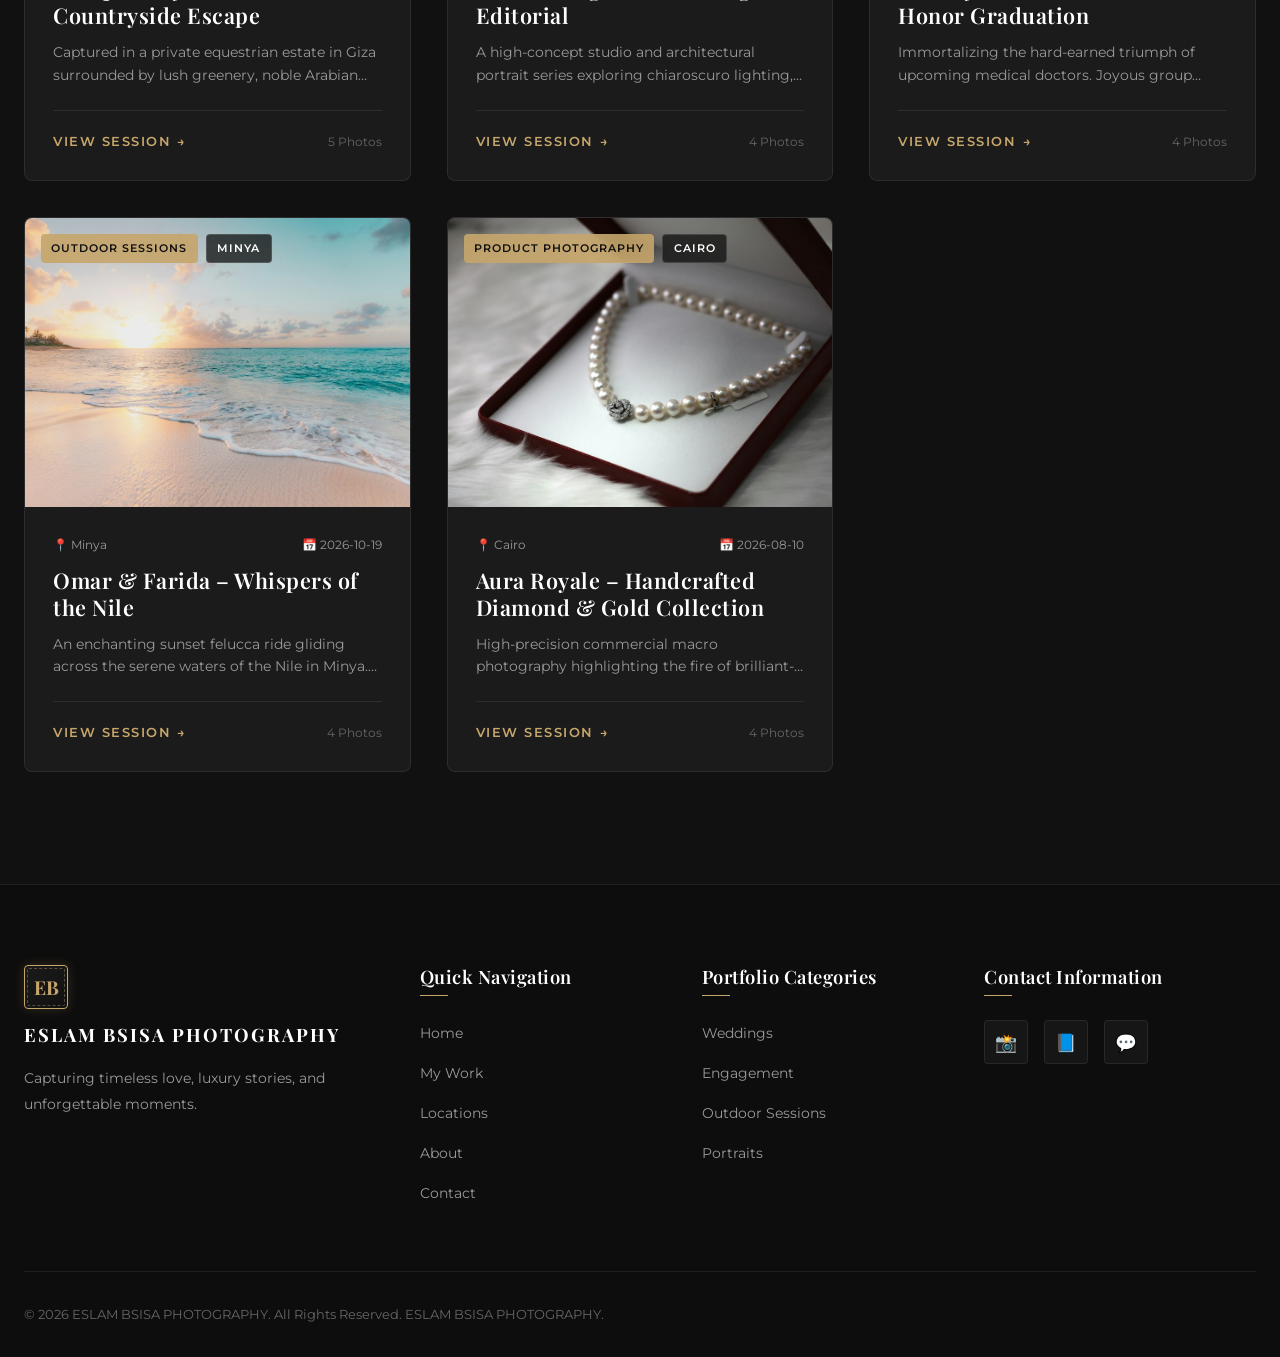
<file: work.html>
<!DOCTYPE html>
<html lang="en" dir="ltr">
<head>
  <meta charset="UTF-8" />
  <meta name="viewport" content="width=device-width, initial-scale=1.0" />
  <title>My Work — ESLAM BSISA PHOTOGRAPHY Portfolio</title>
  <meta name="description" content="Explore our extensive visual portfolio featuring luxury weddings, sunset engagement sessions, high-fashion portraits, and outdoor fine art across Egypt." />
  
  <meta property="og:type" content="website" />
  <meta property="og:title" content="My Work — ESLAM BSISA PHOTOGRAPHY" />
  <meta property="og:description" content="Explore our signature wedding and editorial photography portfolios." />
  <meta property="og:image" content="assets/images/hero/hero-main.jpg" />
  
  <link rel="icon" type="image/svg+xml" href="favicon.svg" />
  <link rel="stylesheet" href="css/main.css" />
  <link rel="stylesheet" href="css/rtl.css" />
</head>
<body data-page="work">

  <!-- Header -->
  <header class="site-header" role="banner">
    <div class="container header-container">
      <a href="index.html" class="brand-logo-link" aria-label="Eslam Bsisa Photography Home">
        <div class="brand-monogram">EB</div>
        <div class="brand-name-group">
          <span class="brand-name-title">ESLAM BSISA</span>
          <span class="brand-name-sub">P H O T O G R A P H Y</span>
        </div>
      </a>

      <nav class="nav-desktop" aria-label="Primary Navigation">
        <a href="index.html" class="nav-link" data-i18n="nav_home">Home</a>
        <a href="work.html" class="nav-link active" data-i18n="nav_work">My Work</a>
        <a href="locations.html" class="nav-link" data-i18n="nav_locations">Locations</a>
        <a href="about.html" class="nav-link" data-i18n="nav_about">About</a>
        <a href="contact.html" class="nav-link" data-i18n="nav_contact">Contact</a>
      </nav>

      <div class="header-actions">
        <div class="lang-switcher" aria-label="Switch Language">
          <button type="button" class="lang-btn active" data-lang="en">EN</button>
          <button type="button" class="lang-btn" data-lang="ar">عربي</button>
        </div>
        <a href="contact.html" class="btn btn-primary btn-sm header-cta" data-i18n="nav_book_cta">Book a Session</a>
        <button type="button" class="mobile-menu-toggle" aria-label="Toggle navigation menu">
          <span></span>
          <span></span>
          <span></span>
        </button>
      </div>
    </div>
  </header>

  <!-- Mobile Drawer -->
  <div class="mobile-nav-backdrop"></div>
  <aside class="mobile-nav-drawer" aria-label="Mobile Navigation Drawer">
    <div class="mobile-nav-links">
      <a href="index.html" class="nav-link" data-i18n="nav_home">Home</a>
      <a href="work.html" class="nav-link active" data-i18n="nav_work">My Work</a>
      <a href="locations.html" class="nav-link" data-i18n="nav_locations">Locations</a>
      <a href="about.html" class="nav-link" data-i18n="nav_about">About</a>
      <a href="contact.html" class="nav-link" data-i18n="nav_contact">Contact</a>
      <a href="admin/index.html" class="nav-link" style="color:var(--gold-accent);" data-i18n="nav_admin">Admin CMS</a>
    </div>
  </aside>

  <!-- Main Content -->
  <main style="padding-top: calc(var(--header-height) + 3rem);">
    <section class="section" style="padding-top:2rem;">
      <div class="container">
        <div class="section-header">
          <span class="section-label" data-i18n="work_page_label">Complete Portfolio</span>
          <h1 class="section-title serif-font" data-i18n="work_page_title">Curated Visual Stories</h1>
          <p class="section-subtitle" data-i18n="work_page_subtitle">
            Browse through our collection of royal weddings, sunset engagements, high-fashion portraits, and outdoor fine art.
          </p>
        </div>

        <!-- Search Bar -->
        <div style="max-width:540px; margin:0 auto 2.5rem; position:relative;">
          <input 
            type="text" 
            id="work-search-input" 
            class="form-input" 
            placeholder="Search sessions by title or location..." 
            data-i18n-placeholder="search_placeholder"
            style="border-radius:var(--radius-pill); padding-left:1.5rem; padding-right:1.5rem; background:rgba(255,255,255,0.04);"
          />
        </div>

        <!-- Category Filter Tabs -->
        <div class="filter-tabs-wrapper" id="category-filter-tabs">
          <!-- Populated dynamically via app.js -->
        </div>

        <!-- Sessions Grid -->
        <div class="sessions-grid" id="work-sessions-grid">
          <!-- Populated dynamically via app.js -->
        </div>
      </div>
    </section>
  </main>

  <!-- Footer -->
  <footer class="site-footer" role="contentinfo">
    <div class="container">
      <div class="footer-top">
        <div>
          <div class="brand-monogram" style="margin-bottom:1rem;">EB</div>
          <h3 class="brand-name-title">ESLAM BSISA</h3>
          <p class="footer-brand-desc">
            Capturing timeless luxury weddings, destination engagements, and editorial portraits across Cairo, Alexandria, and worldwide.
          </p>
        </div>

        <div>
          <h4 class="footer-col-title" data-i18n="footer_quick_links">Quick Navigation</h4>
          <ul class="footer-nav-list">
            <li><a href="index.html" class="footer-nav-link" data-i18n="nav_home">Home</a></li>
            <li><a href="work.html" class="footer-nav-link" data-i18n="nav_work">My Work</a></li>
            <li><a href="locations.html" class="footer-nav-link" data-i18n="nav_locations">Locations</a></li>
            <li><a href="about.html" class="footer-nav-link" data-i18n="nav_about">About</a></li>
            <li><a href="contact.html" class="footer-nav-link" data-i18n="nav_contact">Contact</a></li>
          </ul>
        </div>

        <div>
          <h4 class="footer-col-title" data-i18n="footer_categories">Portfolio</h4>
          <ul class="footer-nav-list">
            <li><a href="work.html?category=weddings" class="footer-nav-link">Weddings</a></li>
            <li><a href="work.html?category=engagement" class="footer-nav-link">Engagement</a></li>
            <li><a href="work.html?category=outdoor-sessions" class="footer-nav-link">Outdoor Sessions</a></li>
            <li><a href="work.html?category=portraits" class="footer-nav-link">Portraits</a></li>
          </ul>
        </div>

        <div>
          <h4 class="footer-col-title" data-i18n="footer_contact_info">Contact & Social</h4>
          <div class="social-links-row" style="margin-bottom:1.5rem;">
            <a href="https://instagram.com" class="social-link-btn instagram-link" aria-label="Instagram">📸</a>
            <a href="https://facebook.com" class="social-link-btn facebook-link" aria-label="Facebook">📘</a>
            <a href="#" class="social-link-btn wa-link-btn" aria-label="WhatsApp">💬</a>
          </div>
        </div>
      </div>

      <div class="footer-bottom">
        <div>&copy; 2026 ESLAM BSISA PHOTOGRAPHY. <span data-i18n="footer_copyright">All Rights Reserved.</span></div>
      </div>
    </div>
  </footer>

  <script src="js/storage.js"></script>
  <script src="js/i18n.js"></script>
  <script src="js/app.js"></script>
</body>
</html>
</file>
<file: css/main.css>
/* ==========================================================================
   ESLAM BSISA PHOTOGRAPHY - LUXURY EDITORIAL PORTFOLIO
   Design System & Main Stylesheet
   ========================================================================== */

@import url('https://fonts.googleapis.com/css2?family=Cormorant+Garamond:ital,wght@0,400;0,600;0,700;1,400&family=Montserrat:wght@300;400;500;600;700&family=Playfair+Display:ital,wght@0,400;0,600;0,700;1,400&family=Cairo:wght@300;400;600;700;800&family=Amiri:ital,wght@0,400;0,700;1,400&display=swap');

:root {
  --bg-primary: #111111;
  --bg-secondary: #161616;
  --bg-card: #1B1B1B;
  --bg-card-hover: #222222;
  --bg-glass: rgba(17, 17, 17, 0.85);

  --text-primary: #FFFFFF;
  --text-secondary: #999999;
  --text-muted: #666666;

  --gold-accent: #C6A66B;
  --gold-light: #E2C98A;
  --gold-dark: #8F6F32;
  --gold-glow: rgba(198, 166, 107, 0.25);
  --gold-subtle: rgba(198, 166, 107, 0.12);
  --gold-border: rgba(198, 166, 107, 0.25);

  --border-subtle: rgba(255, 255, 255, 0.08);
  --border-focus: rgba(198, 166, 107, 0.6);

  --font-serif: 'Playfair Display', 'Cormorant Garamond', Georgia, serif;
  --font-sans: 'Montserrat', -apple-system, BlinkMacSystemFont, 'Segoe UI', Roboto, sans-serif;
  --font-arabic-heading: 'Cairo', 'Amiri', serif;
  --font-arabic-body: 'Cairo', sans-serif;

  --transition-fast: 0.2s ease;
  --transition-normal: 0.35s cubic-bezier(0.16, 1, 0.3, 1);
  --transition-slow: 0.6s cubic-bezier(0.16, 1, 0.3, 1);

  --container-max: 1320px;
  --header-height: 84px;
  --radius-sm: 4px;
  --radius-md: 8px;
  --radius-lg: 16px;
  --radius-pill: 9999px;

  --shadow-card: 0 10px 30px rgba(0, 0, 0, 0.4);
  --shadow-gold: 0 8px 24px rgba(198, 166, 107, 0.2);
}

/* Base Reset */
*, *::before, *::after {
  box-sizing: border-box;
  margin: 0;
  padding: 0;
}

html {
  font-size: 16px;
  scroll-behavior: smooth;
  background-color: var(--bg-primary);
  color: var(--text-primary);
  -webkit-font-smoothing: antialiased;
  -moz-osx-font-smoothing: grayscale;
}

body {
  font-family: var(--font-sans);
  background-color: var(--bg-primary);
  color: var(--text-primary);
  line-height: 1.65;
  overflow-x: hidden;
  min-height: 100vh;
  display: flex;
  flex-direction: column;
}

a {
  color: inherit;
  text-decoration: none;
  transition: color var(--transition-fast);
}

img {
  max-width: 100%;
  height: auto;
  display: block;
}

button, input, textarea, select {
  font-family: inherit;
  font-size: inherit;
  color: inherit;
  border: none;
  background: none;
  outline: none;
}

button {
  cursor: pointer;
}

ul, ol {
  list-style: none;
}

/* Typography Helpers */
h1, h2, h3, h4, .serif-font {
  font-family: var(--font-serif);
  font-weight: 600;
  letter-spacing: 0.5px;
  line-height: 1.25;
}

.text-gold {
  color: var(--gold-accent);
}

.gold-gradient-text {
  background: linear-gradient(135deg, var(--gold-light) 0%, var(--gold-accent) 50%, var(--gold-dark) 100%);
  -webkit-background-clip: text;
  -webkit-text-fill-color: transparent;
}

.section-label {
  display: inline-block;
  font-size: 0.75rem;
  letter-spacing: 4px;
  text-transform: uppercase;
  color: var(--gold-accent);
  margin-bottom: 0.75rem;
  font-weight: 600;
}

.section-title {
  font-size: clamp(2rem, 4vw, 3.25rem);
  margin-bottom: 1rem;
  color: #FFFFFF;
}

.section-subtitle {
  color: var(--text-secondary);
  font-size: 1.05rem;
  max-width: 640px;
  margin-inline: auto;
  line-height: 1.8;
}

.container {
  width: 100%;
  max-width: var(--container-max);
  margin-inline: auto;
  padding-inline: 1.5rem;
}

/* Buttons */
.btn {
  display: inline-flex;
  align-items: center;
  justify-content: center;
  gap: 0.6rem;
  padding: 0.85rem 1.85rem;
  font-size: 0.875rem;
  font-weight: 600;
  letter-spacing: 1.5px;
  text-transform: uppercase;
  border-radius: var(--radius-sm);
  transition: all var(--transition-normal);
  position: relative;
  overflow: hidden;
  white-space: nowrap;
}

.btn-primary {
  background: linear-gradient(135deg, var(--gold-accent) 0%, var(--gold-dark) 100%);
  color: #111111;
  box-shadow: 0 4px 18px rgba(198, 166, 107, 0.25);
  font-weight: 700;
}

.btn-primary:hover {
  background: linear-gradient(135deg, var(--gold-light) 0%, var(--gold-accent) 100%);
  transform: translateY(-2px);
  box-shadow: 0 8px 24px rgba(198, 166, 107, 0.4);
}

.btn-outline {
  border: 1px solid var(--gold-accent);
  color: var(--gold-accent);
  background: rgba(198, 166, 107, 0.05);
}

.btn-outline:hover {
  background: var(--gold-accent);
  color: #111111;
  transform: translateY(-2px);
  box-shadow: var(--shadow-gold);
}

.btn-ghost {
  color: #FFFFFF;
  border: 1px solid var(--border-subtle);
  background: rgba(255, 255, 255, 0.03);
}

.btn-ghost:hover {
  border-color: var(--gold-accent);
  color: var(--gold-accent);
  background: var(--gold-subtle);
}

.btn-sm {
  padding: 0.55rem 1.15rem;
  font-size: 0.775rem;
  letter-spacing: 1px;
}

/* Header & Navigation */
.site-header {
  position: fixed;
  top: 0;
  left: 0;
  width: 100%;
  height: var(--header-height);
  z-index: 1000;
  transition: background-color var(--transition-normal), border-color var(--transition-normal), height var(--transition-normal);
  border-bottom: 1px solid transparent;
}

.site-header.scrolled {
  background-color: var(--bg-glass);
  backdrop-filter: blur(16px);
  -webkit-backdrop-filter: blur(16px);
  border-bottom: 1px solid var(--border-subtle);
  height: 74px;
}

.header-container {
  display: flex;
  align-items: center;
  justify-content: space-between;
  height: 100%;
}

.brand-logo-link {
  display: flex;
  align-items: center;
  gap: 0.85rem;
}

.brand-monogram {
  width: 44px;
  height: 44px;
  border-radius: var(--radius-sm);
  border: 1px solid var(--gold-accent);
  display: flex;
  align-items: center;
  justify-content: center;
  font-family: var(--font-serif);
  font-size: 1.2rem;
  font-weight: 700;
  color: var(--gold-accent);
  background: linear-gradient(135deg, #1B1B1B 0%, #111111 100%);
  position: relative;
  box-shadow: 0 0 12px rgba(198, 166, 107, 0.2);
}

.brand-monogram::after {
  content: '';
  position: absolute;
  inset: 2px;
  border: 1px dashed rgba(198, 166, 107, 0.4);
  border-radius: 2px;
}

.brand-name-group {
  display: flex;
  flex-direction: column;
}

.brand-name-title {
  font-family: var(--font-serif);
  font-size: 1.15rem;
  font-weight: 700;
  letter-spacing: 2px;
  color: #FFFFFF;
  line-height: 1.1;
}

.brand-name-sub {
  font-size: 0.625rem;
  letter-spacing: 4px;
  color: var(--gold-accent);
  text-transform: uppercase;
  margin-top: 2px;
}

.nav-desktop {
  display: flex;
  align-items: center;
  gap: 2rem;
}

.nav-link {
  font-size: 0.85rem;
  letter-spacing: 1.5px;
  text-transform: uppercase;
  color: #DDDDDD;
  font-weight: 500;
  position: relative;
  padding: 0.35rem 0;
}

.nav-link::after {
  content: '';
  position: absolute;
  bottom: 0;
  left: 0;
  width: 0%;
  height: 1px;
  background-color: var(--gold-accent);
  transition: width var(--transition-normal);
}

.nav-link:hover, .nav-link.active {
  color: var(--gold-accent);
}

.nav-link:hover::after, .nav-link.active::after {
  width: 100%;
}

.header-actions {
  display: flex;
  align-items: center;
  gap: 1rem;
}

/* Language Switcher Pill */
.lang-switcher {
  display: inline-flex;
  align-items: center;
  background: rgba(255, 255, 255, 0.05);
  border: 1px solid var(--border-subtle);
  border-radius: var(--radius-pill);
  padding: 3px;
  font-size: 0.75rem;
  font-weight: 600;
  cursor: pointer;
  transition: all var(--transition-fast);
}

.lang-btn {
  padding: 0.25rem 0.65rem;
  border-radius: var(--radius-pill);
  color: var(--text-secondary);
  transition: all var(--transition-fast);
}

.lang-btn.active {
  background-color: var(--gold-accent);
  color: #111111;
  font-weight: 700;
}

.mobile-menu-toggle {
  display: none;
  flex-direction: column;
  justify-content: space-between;
  width: 28px;
  height: 20px;
  background: transparent;
  padding: 0;
  z-index: 1100;
}

.mobile-menu-toggle span {
  display: block;
  width: 100%;
  height: 2px;
  background-color: #FFFFFF;
  border-radius: 2px;
  transition: all var(--transition-normal);
}

.mobile-menu-toggle.open span:nth-child(1) {
  transform: translateY(9px) rotate(45deg);
}

.mobile-menu-toggle.open span:nth-child(2) {
  opacity: 0;
}

.mobile-menu-toggle.open span:nth-child(3) {
  transform: translateY(-9px) rotate(-45deg);
}

/* Mobile Nav Drawer */
.mobile-nav-drawer {
  position: fixed;
  top: 0;
  right: -100%;
  width: 82%;
  max-width: 360px;
  height: 100vh;
  background-color: #161616;
  border-left: 1px solid var(--border-subtle);
  z-index: 1050;
  padding: 6rem 2rem 2.5rem;
  display: flex;
  flex-direction: column;
  justify-content: space-between;
  transition: right var(--transition-normal);
  box-shadow: -10px 0 40px rgba(0, 0, 0, 0.8);
}

.mobile-nav-drawer.open {
  right: 0;
}

.mobile-nav-links {
  display: flex;
  flex-direction: column;
  gap: 1.5rem;
}

.mobile-nav-links .nav-link {
  font-size: 1.15rem;
  font-family: var(--font-serif);
  letter-spacing: 2px;
}

.mobile-nav-backdrop {
  position: fixed;
  inset: 0;
  background: rgba(0, 0, 0, 0.7);
  backdrop-filter: blur(4px);
  z-index: 1040;
  opacity: 0;
  pointer-events: none;
  transition: opacity var(--transition-normal);
}

.mobile-nav-backdrop.open {
  opacity: 1;
  pointer-events: auto;
}

/* Hero Section */
.hero-section {
  position: relative;
  min-height: 100vh;
  display: flex;
  align-items: center;
  justify-content: center;
  text-align: center;
  padding: calc(var(--header-height) + 2rem) 1.5rem 5rem;
  background-color: #0c0c0c;
  overflow: hidden;
}

.hero-background-wrapper {
  position: absolute;
  inset: 0;
  z-index: 0;
}

.hero-background-img {
  width: 100%;
  height: 100%;
  object-fit: cover;
  object-position: center;
  filter: brightness(0.42) contrast(1.1);
  transform: scale(1.02);
  transition: transform 10s ease;
}

.hero-gradient-overlay {
  position: absolute;
  inset: 0;
  background: radial-gradient(circle at center, rgba(17, 17, 17, 0.2) 0%, rgba(17, 17, 17, 0.85) 75%, #111111 100%),
              linear-gradient(to bottom, rgba(17,17,17,0.4) 0%, transparent 40%, rgba(17,17,17,0.95) 100%);
}

.hero-content {
  position: relative;
  z-index: 2;
  max-width: 900px;
  margin: 0 auto;
}

.hero-brand-badge {
  display: inline-flex;
  align-items: center;
  gap: 0.5rem;
  padding: 0.4rem 1.2rem;
  border-radius: var(--radius-pill);
  background: rgba(198, 166, 107, 0.1);
  border: 1px solid var(--gold-border);
  font-size: 0.75rem;
  letter-spacing: 3px;
  text-transform: uppercase;
  color: var(--gold-light);
  margin-bottom: 1.5rem;
  animation: fadeInDown 1s ease forwards;
}

.hero-title {
  font-size: clamp(2.5rem, 6.5vw, 5rem);
  font-weight: 700;
  line-height: 1.1;
  margin-bottom: 1.25rem;
  text-transform: uppercase;
  letter-spacing: 2px;
}

.hero-subtitle {
  font-size: clamp(1rem, 2vw, 1.35rem);
  color: #DDDDDD;
  font-family: var(--font-serif);
  font-style: italic;
  max-width: 680px;
  margin: 0 auto 2.5rem;
  line-height: 1.6;
}

.hero-cta-group {
  display: flex;
  align-items: center;
  justify-content: center;
  gap: 1.25rem;
  flex-wrap: wrap;
}

.scroll-indicator {
  position: absolute;
  bottom: 2rem;
  left: 50%;
  transform: translateX(-50%);
  display: flex;
  flex-direction: column;
  align-items: center;
  gap: 0.5rem;
  color: var(--text-secondary);
  font-size: 0.7rem;
  letter-spacing: 3px;
  text-transform: uppercase;
  z-index: 2;
}

.scroll-mouse {
  width: 22px;
  height: 34px;
  border: 1.5px solid rgba(198, 166, 107, 0.5);
  border-radius: 12px;
  position: relative;
}

.scroll-wheel {
  position: absolute;
  top: 6px;
  left: 50%;
  transform: translateX(-50%);
  width: 3px;
  height: 6px;
  background-color: var(--gold-accent);
  border-radius: 2px;
  animation: scrollDown 2s infinite ease-in-out;
}

@keyframes scrollDown {
  0% { transform: translate(-50%, 0); opacity: 1; }
  80% { transform: translate(-50%, 12px); opacity: 0; }
  100% { transform: translate(-50%, 0); opacity: 0; }
}

/* Stats Counter Section */
.stats-section {
  padding: 4.5rem 0;
  background-color: var(--bg-secondary);
  border-top: 1px solid var(--border-subtle);
  border-bottom: 1px solid var(--border-subtle);
}

.stats-grid {
  display: grid;
  grid-template-columns: repeat(4, 1fr);
  gap: 2rem;
  text-align: center;
}

.stat-item {
  padding: 1rem;
}

.stat-number {
  font-family: var(--font-serif);
  font-size: clamp(2.2rem, 3.5vw, 3.25rem);
  font-weight: 700;
  color: var(--gold-accent);
  line-height: 1;
  margin-bottom: 0.5rem;
}

.stat-label {
  font-size: 0.8rem;
  letter-spacing: 2px;
  text-transform: uppercase;
  color: var(--text-secondary);
}

/* Sections General */
.section {
  padding: 7rem 0;
  position: relative;
}

.section-header {
  text-align: center;
  margin-bottom: 4rem;
}

.section-header-left {
  text-align: left;
  margin-bottom: 3rem;
}

/* Cards & Grid Systems */
.sessions-grid {
  display: grid;
  grid-template-columns: repeat(auto-fill, minmax(360px, 1fr));
  gap: 2.25rem;
}

.session-card {
  background-color: var(--bg-card);
  border: 1px solid var(--border-subtle);
  border-radius: var(--radius-md);
  overflow: hidden;
  transition: all var(--transition-normal);
  display: flex;
  flex-direction: column;
  position: relative;
  group: hover;
}

.session-card:hover {
  transform: translateY(-8px);
  border-color: var(--gold-border);
  box-shadow: 0 16px 36px rgba(0, 0, 0, 0.6), var(--shadow-gold);
}

.session-card-thumb-wrapper {
  position: relative;
  aspect-ratio: 4 / 3;
  overflow: hidden;
  background-color: #1a1a1a;
}

.session-card-img {
  width: 100%;
  height: 100%;
  object-fit: cover;
  transition: transform var(--transition-slow);
}

.session-card:hover .session-card-img {
  transform: scale(1.07);
}

.session-badge-group {
  position: absolute;
  top: 1rem;
  left: 1rem;
  display: flex;
  gap: 0.5rem;
  z-index: 2;
}

.badge {
  display: inline-flex;
  align-items: center;
  padding: 0.25rem 0.65rem;
  border-radius: var(--radius-sm);
  font-size: 0.7rem;
  font-weight: 600;
  letter-spacing: 1px;
  text-transform: uppercase;
  backdrop-filter: blur(8px);
}

.badge-gold {
  background: rgba(198, 166, 107, 0.9);
  color: #111111;
}

.badge-dark {
  background: rgba(17, 17, 17, 0.75);
  color: #FFFFFF;
  border: 1px solid rgba(255, 255, 255, 0.15);
}

.session-card-body {
  padding: 1.75rem;
  display: flex;
  flex-direction: column;
  flex-grow: 1;
}

.session-card-meta {
  display: flex;
  align-items: center;
  justify-content: space-between;
  font-size: 0.75rem;
  color: var(--text-secondary);
  margin-bottom: 0.75rem;
}

.session-card-meta span {
  display: flex;
  align-items: center;
  gap: 0.35rem;
}

.session-card-title {
  font-size: 1.35rem;
  margin-bottom: 0.75rem;
  color: #FFFFFF;
  transition: color var(--transition-fast);
}

.session-card:hover .session-card-title {
  color: var(--gold-light);
}

.session-card-desc {
  font-size: 0.875rem;
  color: var(--text-secondary);
  line-height: 1.6;
  margin-bottom: 1.5rem;
  display: -webkit-box;
  -webkit-line-clamp: 2;
  -webkit-box-orient: vertical;
  overflow: hidden;
}

.session-card-footer {
  margin-top: auto;
  padding-top: 1.25rem;
  border-top: 1px solid var(--border-subtle);
  display: flex;
  align-items: center;
  justify-content: space-between;
}

.view-session-link {
  font-size: 0.8rem;
  letter-spacing: 1.5px;
  text-transform: uppercase;
  font-weight: 600;
  color: var(--gold-accent);
  display: inline-flex;
  align-items: center;
  gap: 0.4rem;
  transition: gap var(--transition-fast);
}

.view-session-link:hover {
  gap: 0.7rem;
  color: var(--gold-light);
}

/* Locations Showcase */
.locations-grid {
  display: grid;
  grid-template-columns: repeat(auto-fit, minmax(280px, 1fr));
  gap: 2rem;
}

.location-card {
  position: relative;
  border-radius: var(--radius-md);
  overflow: hidden;
  aspect-ratio: 3 / 4;
  border: 1px solid var(--border-subtle);
  background-color: var(--bg-card);
  transition: all var(--transition-normal);
  cursor: pointer;
  display: flex;
  flex-direction: column;
  justify-content: flex-end;
}

.location-card:hover {
  transform: translateY(-8px);
  border-color: var(--gold-border);
  box-shadow: 0 16px 36px rgba(0, 0, 0, 0.7), var(--shadow-gold);
}

.location-card-img {
  position: absolute;
  inset: 0;
  width: 100%;
  height: 100%;
  object-fit: cover;
  transition: transform var(--transition-slow);
}

.location-card:hover .location-card-img {
  transform: scale(1.08);
}

.location-card-overlay {
  position: absolute;
  inset: 0;
  background: linear-gradient(to top, rgba(17, 17, 17, 0.95) 0%, rgba(17, 17, 17, 0.6) 50%, rgba(17, 17, 17, 0.1) 100%);
  transition: background var(--transition-normal);
}

.location-card:hover .location-card-overlay {
  background: linear-gradient(to top, rgba(17, 17, 17, 0.98) 0%, rgba(17, 17, 17, 0.4) 60%, rgba(17, 17, 17, 0.05) 100%);
}

.location-card-content {
  position: relative;
  z-index: 2;
  padding: 1.75rem;
}

.location-card-badge {
  display: inline-block;
  font-size: 0.7rem;
  letter-spacing: 2px;
  text-transform: uppercase;
  color: var(--gold-accent);
  margin-bottom: 0.5rem;
  font-weight: 600;
}

.location-card-title {
  font-size: 1.75rem;
  color: #FFFFFF;
  margin-bottom: 0.5rem;
}

.location-card-desc {
  font-size: 0.825rem;
  color: #CCCCCC;
  margin-bottom: 1rem;
  line-height: 1.5;
  display: -webkit-box;
  -webkit-line-clamp: 2;
  -webkit-box-orient: vertical;
  overflow: hidden;
}

.location-card-meta {
  display: flex;
  align-items: center;
  justify-content: space-between;
  padding-top: 0.75rem;
  border-top: 1px solid rgba(255, 255, 255, 0.15);
  font-size: 0.75rem;
  color: var(--gold-light);
}

/* Category Filter Tabs */
.filter-tabs-wrapper {
  display: flex;
  align-items: center;
  justify-content: center;
  gap: 0.75rem;
  flex-wrap: wrap;
  margin-bottom: 3.5rem;
}

.filter-tab {
  padding: 0.6rem 1.35rem;
  border-radius: var(--radius-pill);
  background: rgba(255, 255, 255, 0.03);
  border: 1px solid var(--border-subtle);
  font-size: 0.8rem;
  letter-spacing: 1px;
  text-transform: uppercase;
  color: var(--text-secondary);
  font-weight: 600;
  transition: all var(--transition-fast);
}

.filter-tab:hover {
  border-color: var(--gold-border);
  color: var(--text-primary);
  background: var(--gold-subtle);
}

.filter-tab.active {
  background: var(--gold-accent);
  color: #111111;
  border-color: var(--gold-accent);
  font-weight: 700;
  box-shadow: 0 4px 15px rgba(198, 166, 107, 0.3);
}

/* Masonry / Photo Gallery */
.photo-gallery-grid {
  display: grid;
  grid-template-columns: repeat(auto-fill, minmax(320px, 1fr));
  gap: 1.5rem;
}

.gallery-item {
  position: relative;
  border-radius: var(--radius-md);
  overflow: hidden;
  background-color: var(--bg-card);
  cursor: pointer;
  aspect-ratio: 4 / 5;
}

.gallery-item.landscape {
  aspect-ratio: 16 / 10;
}

.gallery-img {
  width: 100%;
  height: 100%;
  object-fit: cover;
  transition: transform var(--transition-slow);
}

.gallery-item:hover .gallery-img {
  transform: scale(1.06);
}

.gallery-item-overlay {
  position: absolute;
  inset: 0;
  background: linear-gradient(to top, rgba(17, 17, 17, 0.85) 0%, transparent 60%);
  opacity: 0;
  transition: opacity var(--transition-normal);
  display: flex;
  align-items: flex-end;
  padding: 1.5rem;
}

.gallery-item:hover .gallery-item-overlay {
  opacity: 1;
}

.gallery-zoom-icon {
  width: 44px;
  height: 44px;
  border-radius: 50%;
  background: rgba(198, 166, 107, 0.9);
  color: #111111;
  display: flex;
  align-items: center;
  justify-content: center;
  font-size: 1.1rem;
  box-shadow: 0 4px 12px rgba(0,0,0,0.4);
}

/* Lightbox Modal */
.lightbox-modal {
  position: fixed;
  inset: 0;
  z-index: 2000;
  background-color: rgba(10, 10, 10, 0.96);
  backdrop-filter: blur(12px);
  -webkit-backdrop-filter: blur(12px);
  display: none;
  flex-direction: column;
  align-items: center;
  justify-content: center;
  opacity: 0;
  transition: opacity var(--transition-normal);
}

.lightbox-modal.active {
  display: flex;
  opacity: 1;
}

.lightbox-header {
  position: absolute;
  top: 1.5rem;
  left: 2rem;
  right: 2rem;
  display: flex;
  align-items: center;
  justify-content: space-between;
  z-index: 10;
}

.lightbox-counter {
  font-size: 0.85rem;
  letter-spacing: 2px;
  color: var(--gold-light);
  font-family: var(--font-serif);
}

.lightbox-controls {
  display: flex;
  align-items: center;
  gap: 1rem;
}

.lightbox-btn {
  width: 44px;
  height: 44px;
  border-radius: 50%;
  background: rgba(255, 255, 255, 0.08);
  border: 1px solid var(--border-subtle);
  color: #FFFFFF;
  display: flex;
  align-items: center;
  justify-content: center;
  font-size: 1.1rem;
  transition: all var(--transition-fast);
}

.lightbox-btn:hover {
  background: var(--gold-accent);
  color: #111111;
  border-color: var(--gold-accent);
}

.lightbox-main-view {
  position: relative;
  max-width: 90vw;
  max-height: 80vh;
  display: flex;
  align-items: center;
  justify-content: center;
}

.lightbox-img {
  max-width: 90vw;
  max-height: 80vh;
  object-fit: contain;
  border-radius: var(--radius-sm);
  box-shadow: 0 20px 50px rgba(0, 0, 0, 0.8);
  user-select: none;
}

.lightbox-nav-arrow {
  position: absolute;
  top: 50%;
  transform: translateY(-50%);
  width: 54px;
  height: 54px;
  border-radius: 50%;
  background: rgba(27, 27, 27, 0.7);
  border: 1px solid var(--border-subtle);
  color: #FFFFFF;
  display: flex;
  align-items: center;
  justify-content: center;
  font-size: 1.4rem;
  transition: all var(--transition-fast);
  cursor: pointer;
  z-index: 10;
}

.lightbox-nav-arrow:hover {
  background: var(--gold-accent);
  color: #111111;
  border-color: var(--gold-accent);
}

.lightbox-prev {
  left: 2rem;
}

.lightbox-next {
  right: 2rem;
}

/* About Section & Page */
.about-grid {
  display: grid;
  grid-template-columns: 1fr 1fr;
  gap: 4.5rem;
  align-items: center;
}

.about-image-wrapper {
  position: relative;
  border-radius: var(--radius-md);
  overflow: hidden;
  border: 1px solid var(--gold-border);
  box-shadow: var(--shadow-card);
}

.about-image-wrapper::after {
  content: '';
  position: absolute;
  inset: -12px;
  border: 1px solid rgba(198, 166, 107, 0.3);
  border-radius: var(--radius-md);
  pointer-events: none;
  z-index: -1;
}

.about-experience-badge {
  position: absolute;
  bottom: 2rem;
  right: 2rem;
  background: var(--bg-card);
  border: 1px solid var(--gold-accent);
  padding: 1.25rem 1.75rem;
  border-radius: var(--radius-sm);
  text-align: center;
  box-shadow: 0 10px 30px rgba(0, 0, 0, 0.7);
}

.about-experience-num {
  font-family: var(--font-serif);
  font-size: 2rem;
  font-weight: 700;
  color: var(--gold-accent);
  line-height: 1;
}

.about-experience-txt {
  font-size: 0.7rem;
  letter-spacing: 2px;
  text-transform: uppercase;
  color: var(--text-secondary);
}

.about-content-text {
  color: #CCCCCC;
  font-size: 1.05rem;
  line-height: 1.85;
  margin-bottom: 2rem;
}

.about-features-list {
  display: grid;
  grid-template-columns: 1fr 1fr;
  gap: 1.25rem;
  margin-bottom: 2.5rem;
}

.about-feature-item {
  display: flex;
  align-items: flex-start;
  gap: 0.85rem;
}

.about-feature-icon {
  width: 28px;
  height: 28px;
  border-radius: 50%;
  background: var(--gold-subtle);
  color: var(--gold-accent);
  display: flex;
  align-items: center;
  justify-content: center;
  font-size: 0.85rem;
  flex-shrink: 0;
  margin-top: 2px;
}

/* Contact & Booking Form */
.contact-grid {
  display: grid;
  grid-template-columns: 1fr 1.3fr;
  gap: 4rem;
}

.contact-card {
  background: var(--bg-card);
  border: 1px solid var(--border-subtle);
  border-radius: var(--radius-md);
  padding: 2.5rem;
  box-shadow: var(--shadow-card);
}

.contact-info-list {
  display: flex;
  flex-direction: column;
  gap: 1.75rem;
  margin-bottom: 2.5rem;
}

.contact-info-item {
  display: flex;
  align-items: flex-start;
  gap: 1.25rem;
}

.contact-info-icon {
  width: 48px;
  height: 48px;
  border-radius: var(--radius-sm);
  background: var(--gold-subtle);
  border: 1px solid var(--gold-border);
  color: var(--gold-accent);
  display: flex;
  align-items: center;
  justify-content: center;
  font-size: 1.25rem;
  flex-shrink: 0;
}

.contact-info-label {
  font-size: 0.75rem;
  letter-spacing: 2px;
  text-transform: uppercase;
  color: var(--text-secondary);
  margin-bottom: 0.25rem;
}

.contact-info-value {
  color: #FFFFFF;
  font-size: 1.05rem;
  font-weight: 600;
}

.contact-info-value:hover {
  color: var(--gold-accent);
}

.social-links-row {
  display: flex;
  align-items: center;
  gap: 1rem;
}

.social-link-btn {
  width: 44px;
  height: 44px;
  border-radius: var(--radius-sm);
  background: rgba(255, 255, 255, 0.04);
  border: 1px solid var(--border-subtle);
  color: #FFFFFF;
  display: flex;
  align-items: center;
  justify-content: center;
  font-size: 1.1rem;
  transition: all var(--transition-fast);
}

.social-link-btn:hover {
  background: var(--gold-accent);
  color: #111111;
  border-color: var(--gold-accent);
  transform: translateY(-3px);
  box-shadow: var(--shadow-gold);
}

/* Booking Form Elements */
.booking-form {
  display: flex;
  flex-direction: column;
  gap: 1.5rem;
}

.form-row {
  display: grid;
  grid-template-columns: 1fr 1fr;
  gap: 1.25rem;
}

.form-group {
  display: flex;
  flex-direction: column;
  gap: 0.5rem;
}

.form-label {
  font-size: 0.8rem;
  letter-spacing: 1px;
  text-transform: uppercase;
  color: #CCCCCC;
  font-weight: 600;
}

.form-input, .form-select, .form-textarea {
  width: 100%;
  padding: 0.95rem 1.25rem;
  background-color: #141414;
  border: 1px solid var(--border-subtle);
  border-radius: var(--radius-sm);
  color: #FFFFFF;
  font-size: 0.925rem;
  transition: all var(--transition-fast);
}

.form-input:focus, .form-select:focus, .form-textarea:focus {
  border-color: var(--gold-accent);
  box-shadow: 0 0 10px rgba(198, 166, 107, 0.2);
  background-color: #181818;
}

.form-select option {
  background-color: #1B1B1B;
  color: #FFFFFF;
}

/* Footer */
.site-footer {
  background-color: #0d0d0d;
  border-top: 1px solid var(--border-subtle);
  padding: 5rem 0 2rem;
  margin-top: auto;
}

.footer-top {
  display: grid;
  grid-template-columns: 1.5fr 1fr 1fr 1.2fr;
  gap: 3.5rem;
  margin-bottom: 4rem;
}

.footer-brand-desc {
  color: var(--text-secondary);
  font-size: 0.9rem;
  line-height: 1.8;
  margin-top: 1.25rem;
  max-width: 320px;
}

.footer-col-title {
  font-family: var(--font-serif);
  font-size: 1.15rem;
  color: #FFFFFF;
  margin-bottom: 1.5rem;
  position: relative;
  padding-bottom: 0.5rem;
}

.footer-col-title::after {
  content: '';
  position: absolute;
  bottom: 0;
  left: 0;
  width: 28px;
  height: 1.5px;
  background-color: var(--gold-accent);
}

.footer-nav-list {
  display: flex;
  flex-direction: column;
  gap: 0.85rem;
}

.footer-nav-link {
  color: var(--text-secondary);
  font-size: 0.875rem;
  transition: all var(--transition-fast);
}

.footer-nav-link:hover {
  color: var(--gold-accent);
  padding-left: 4px;
}

.footer-bottom {
  padding-top: 2rem;
  border-top: 1px solid var(--border-subtle);
  display: flex;
  align-items: center;
  justify-content: space-between;
  flex-wrap: wrap;
  gap: 1rem;
  font-size: 0.8rem;
  color: var(--text-muted);
}

/* Toast Notifications */
.toast-container {
  position: fixed;
  bottom: 2rem;
  right: 2rem;
  z-index: 9999;
  display: flex;
  flex-direction: column;
  gap: 0.75rem;
}

.toast {
  padding: 0.9rem 1.5rem;
  background-color: #1e1e1e;
  border: 1px solid var(--gold-accent);
  color: #FFFFFF;
  border-radius: var(--radius-sm);
  font-size: 0.85rem;
  box-shadow: 0 10px 30px rgba(0,0,0,0.7);
  display: flex;
  align-items: center;
  gap: 0.75rem;
  animation: slideInToast 0.3s ease forwards;
}

@keyframes slideInToast {
  from { transform: translateX(100%); opacity: 0; }
  to { transform: translateX(0); opacity: 1; }
}

/* Responsive Media Queries */
@media (max-width: 1024px) {
  :root {
    --container-max: 960px;
  }
  .stats-grid {
    grid-template-columns: repeat(2, 1fr);
  }
  .about-grid, .contact-grid {
    grid-template-columns: 1fr;
    gap: 3rem;
  }
  .footer-top {
    grid-template-columns: repeat(2, 1fr);
    gap: 2.5rem;
  }
}

@media (max-width: 768px) {
  .nav-desktop, .header-cta {
    display: none;
  }
  .mobile-menu-toggle {
    display: flex;
  }
  .hero-title {
    font-size: 2.4rem;
  }
  .section {
    padding: 4.5rem 0;
  }
  .sessions-grid, .photo-gallery-grid {
    grid-template-columns: 1fr;
  }
  .form-row {
    grid-template-columns: 1fr;
  }
  .footer-top {
    grid-template-columns: 1fr;
    gap: 2rem;
  }
  .about-features-list {
    grid-template-columns: 1fr;
  }
  .lightbox-prev {
    left: 0.5rem;
  }
  .lightbox-next {
    right: 0.5rem;
  }
}

@media (max-width: 480px) {
  .hero-cta-group {
    flex-direction: column;
    width: 100%;
  }
  .hero-cta-group .btn {
    width: 100%;
  }
  .stats-grid {
    grid-template-columns: 1fr;
  }
  .brand-name-title {
    font-size: 1rem;
    letter-spacing: 1px;
  }
}
</file>
<file: css/rtl.css>
/* ==========================================================================
   ESLAM BSISA PHOTOGRAPHY - ARABIC RTL STYLESHEET
   ========================================================================== */

html[dir="rtl"] {
  direction: rtl;
  text-align: right;
}

html[dir="rtl"] body {
  font-family: var(--font-arabic-body);
}

html[dir="rtl"] h1,
html[dir="rtl"] h2,
html[dir="rtl"] h3,
html[dir="rtl"] h4,
html[dir="rtl"] .serif-font,
html[dir="rtl"] .section-title,
html[dir="rtl"] .brand-name-title {
  font-family: var(--font-arabic-heading);
  letter-spacing: 0;
}

html[dir="rtl"] .section-label {
  letter-spacing: 1px;
}

html[dir="rtl"] .btn {
  letter-spacing: 0.5px;
}

/* Nav Drawer in RTL */
html[dir="rtl"] .mobile-nav-drawer {
  right: auto;
  left: -100%;
  border-left: none;
  border-right: 1px solid var(--border-subtle);
  transition: left var(--transition-normal);
  box-shadow: 10px 0 40px rgba(0, 0, 0, 0.8);
}

html[dir="rtl"] .mobile-nav-drawer.open {
  right: auto;
  left: 0;
}

html[dir="rtl"] .session-badge-group {
  left: auto;
  right: 1rem;
}

html[dir="rtl"] .view-session-link {
  flex-direction: row-reverse;
}

html[dir="rtl"] .view-session-link:hover {
  gap: 0.7rem;
}

/* Arrow flips in RTL */
html[dir="rtl"] .arrow-icon-flip {
  transform: rotate(180deg);
}

/* Footer in RTL */
html[dir="rtl"] .footer-col-title::after {
  left: auto;
  right: 0;
}

html[dir="rtl"] .footer-nav-link:hover {
  padding-left: 0;
  padding-right: 4px;
}

/* Toast in RTL */
html[dir="rtl"] .toast-container {
  right: auto;
  left: 2rem;
}

@keyframes slideInToastRTL {
  from { transform: translateX(-100%); opacity: 0; }
  to { transform: translateX(0); opacity: 1; }
}

html[dir="rtl"] .toast {
  animation: slideInToastRTL 0.3s ease forwards;
}

/* Experience Badge in RTL */
html[dir="rtl"] .about-experience-badge {
  right: auto;
  left: 2rem;
}

/* Form alignment */
html[dir="rtl"] .form-label {
  letter-spacing: 0;
}

html[dir="rtl"] .section-header-left {
  text-align: right;
}
</file>
<file: css/admin.css>
/* ==========================================================================
   ESLAM BSISA PHOTOGRAPHY - ADMIN PANEL STYLESHEET
   ========================================================================== */

:root {
  --admin-sidebar-width: 260px;
  --admin-header-height: 70px;
  --admin-bg: #0d0d0d;
  --admin-card: #171717;
  --admin-border: rgba(255, 255, 255, 0.08);
  --admin-accent: #C6A66B;
}

body.admin-body {
  background-color: var(--admin-bg);
  color: #FFFFFF;
  font-family: var(--font-sans);
  min-height: 100vh;
  display: flex;
}

/* Sidebar */
.admin-sidebar {
  width: var(--admin-sidebar-width);
  background-color: #121212;
  border-right: 1px solid var(--admin-border);
  display: flex;
  flex-direction: column;
  position: fixed;
  top: 0;
  bottom: 0;
  left: 0;
  z-index: 100;
  transition: transform var(--transition-normal);
}

.admin-sidebar-brand {
  padding: 1.5rem;
  border-bottom: 1px solid var(--admin-border);
  display: flex;
  align-items: center;
  gap: 0.85rem;
}

.admin-sidebar-nav {
  padding: 1.5rem 1rem;
  display: flex;
  flex-direction: column;
  gap: 0.5rem;
  flex-grow: 1;
}

.admin-nav-item {
  display: flex;
  align-items: center;
  gap: 0.85rem;
  padding: 0.85rem 1rem;
  border-radius: var(--radius-sm);
  color: #AAAAAA;
  font-size: 0.875rem;
  font-weight: 500;
  transition: all var(--transition-fast);
  cursor: pointer;
}

.admin-nav-item:hover, .admin-nav-item.active {
  background-color: rgba(198, 166, 107, 0.12);
  color: var(--admin-accent);
  font-weight: 600;
}

.admin-nav-item.active {
  border-left: 3px solid var(--admin-accent);
}

.admin-sidebar-footer {
  padding: 1.25rem;
  border-top: 1px solid var(--admin-border);
  display: flex;
  flex-direction: column;
  gap: 0.75rem;
}

/* Main Content Area */
.admin-main {
  margin-left: var(--admin-sidebar-width);
  flex-grow: 1;
  min-height: 100vh;
  display: flex;
  flex-direction: column;
  background-color: var(--admin-bg);
}

.admin-header {
  height: var(--admin-header-height);
  background-color: #121212;
  border-bottom: 1px solid var(--admin-border);
  display: flex;
  align-items: center;
  justify-content: space-between;
  padding: 0 2rem;
  position: sticky;
  top: 0;
  z-index: 90;
}

.admin-header-title {
  font-size: 1.25rem;
  font-weight: 600;
  display: flex;
  align-items: center;
  gap: 0.75rem;
}

.admin-header-actions {
  display: flex;
  align-items: center;
  gap: 1rem;
}

.admin-content {
  padding: 2.5rem;
  flex-grow: 1;
}

/* Notice Banner */
.admin-notice-banner {
  background: rgba(198, 166, 107, 0.08);
  border: 1px solid rgba(198, 166, 107, 0.3);
  border-radius: var(--radius-md);
  padding: 1.25rem 1.75rem;
  margin-bottom: 2rem;
  display: flex;
  align-items: flex-start;
  gap: 1.25rem;
}

.admin-notice-icon {
  font-size: 1.5rem;
  color: var(--admin-accent);
  flex-shrink: 0;
  margin-top: 2px;
}

.admin-notice-body h4 {
  font-size: 0.95rem;
  margin-bottom: 0.35rem;
  color: var(--admin-accent);
}

.admin-notice-body p {
  font-size: 0.85rem;
  color: #CCCCCC;
  line-height: 1.6;
}

/* Dashboard Metric Cards */
.admin-stats-grid {
  display: grid;
  grid-template-columns: repeat(auto-fit, minmax(200px, 1fr));
  gap: 1.5rem;
  margin-bottom: 2.5rem;
}

.admin-stat-card {
  background-color: var(--admin-card);
  border: 1px solid var(--admin-border);
  border-radius: var(--radius-md);
  padding: 1.5rem;
  display: flex;
  align-items: center;
  justify-content: space-between;
  transition: transform var(--transition-fast);
}

.admin-stat-card:hover {
  transform: translateY(-3px);
  border-color: rgba(198, 166, 107, 0.3);
}

.admin-stat-info h5 {
  font-size: 0.75rem;
  letter-spacing: 1.5px;
  text-transform: uppercase;
  color: #888888;
  margin-bottom: 0.5rem;
}

.admin-stat-number {
  font-family: var(--font-serif);
  font-size: 2.25rem;
  font-weight: 700;
  color: #FFFFFF;
  line-height: 1;
}

.admin-stat-icon-wrap {
  width: 48px;
  height: 48px;
  border-radius: var(--radius-sm);
  background: rgba(198, 166, 107, 0.1);
  color: var(--admin-accent);
  display: flex;
  align-items: center;
  justify-content: center;
  font-size: 1.35rem;
}

/* Table Card & UI */
.admin-card-container {
  background-color: var(--admin-card);
  border: 1px solid var(--admin-border);
  border-radius: var(--radius-md);
  overflow: hidden;
  margin-bottom: 2.5rem;
}

.admin-card-header {
  padding: 1.5rem 1.75rem;
  border-bottom: 1px solid var(--admin-border);
  display: flex;
  align-items: center;
  justify-content: space-between;
  flex-wrap: wrap;
  gap: 1rem;
}

.admin-card-header h3 {
  font-size: 1.15rem;
  font-weight: 600;
}

.admin-table-responsive {
  width: 100%;
  overflow-x: auto;
}

.admin-table {
  width: 100%;
  border-collapse: collapse;
  text-align: left;
}

.admin-table th {
  background-color: #141414;
  padding: 1rem 1.25rem;
  font-size: 0.75rem;
  letter-spacing: 1.5px;
  text-transform: uppercase;
  color: #888888;
  font-weight: 600;
  border-bottom: 1px solid var(--admin-border);
}

.admin-table td {
  padding: 1.15rem 1.25rem;
  border-bottom: 1px solid var(--admin-border);
  font-size: 0.875rem;
  color: #DDDDDD;
  vertical-align: middle;
}

.admin-table tr:hover td {
  background-color: rgba(255, 255, 255, 0.02);
}

.admin-table-thumb {
  width: 56px;
  height: 42px;
  object-fit: cover;
  border-radius: 4px;
  border: 1px solid var(--border-subtle);
}

.action-btn-group {
  display: flex;
  align-items: center;
  gap: 0.5rem;
}

.action-btn {
  width: 32px;
  height: 32px;
  border-radius: 4px;
  display: flex;
  align-items: center;
  justify-content: center;
  font-size: 0.85rem;
  background: rgba(255, 255, 255, 0.05);
  border: 1px solid var(--border-subtle);
  color: #CCCCCC;
  transition: all var(--transition-fast);
}

.action-btn:hover {
  background-color: var(--admin-accent);
  color: #111111;
  border-color: var(--admin-accent);
}

.action-btn.delete:hover {
  background-color: #e63946;
  color: #FFFFFF;
  border-color: #e63946;
}

/* Admin Modals */
.admin-modal-backdrop {
  position: fixed;
  inset: 0;
  background-color: rgba(0, 0, 0, 0.8);
  backdrop-filter: blur(8px);
  z-index: 1000;
  display: none;
  align-items: center;
  justify-content: center;
  padding: 2rem;
  opacity: 0;
  transition: opacity var(--transition-normal);
}

.admin-modal-backdrop.open {
  display: flex;
  opacity: 1;
}

.admin-modal {
  background-color: #171717;
  border: 1px solid var(--admin-border);
  border-radius: var(--radius-md);
  width: 100%;
  max-width: 780px;
  max-height: 90vh;
  display: flex;
  flex-direction: column;
  overflow: hidden;
  box-shadow: 0 20px 60px rgba(0, 0, 0, 0.9);
}

.admin-modal-header {
  padding: 1.5rem 2rem;
  border-bottom: 1px solid var(--admin-border);
  display: flex;
  align-items: center;
  justify-content: space-between;
}

.admin-modal-header h3 {
  font-size: 1.25rem;
  color: #FFFFFF;
}

.admin-modal-body {
  padding: 2rem;
  overflow-y: auto;
  flex-grow: 1;
}

.admin-modal-footer {
  padding: 1.25rem 2rem;
  border-top: 1px solid var(--admin-border);
  display: flex;
  align-items: center;
  justify-content: flex-end;
  gap: 1rem;
  background-color: #141414;
}

/* Photo Management in Session Form */
.photo-manager-box {
  background-color: #121212;
  border: 1px dashed var(--admin-border);
  border-radius: var(--radius-sm);
  padding: 1.5rem;
  margin-top: 0.5rem;
}

.photo-manager-preview-grid {
  display: grid;
  grid-template-columns: repeat(auto-fill, minmax(110px, 1fr));
  gap: 1rem;
  margin-top: 1.25rem;
}

.photo-preview-item {
  position: relative;
  aspect-ratio: 1;
  border-radius: 4px;
  overflow: hidden;
  border: 1px solid var(--admin-border);
  background-color: #1c1c1c;
}

.photo-preview-item.is-cover {
  border: 2px solid var(--admin-accent);
}

.photo-preview-img {
  width: 100%;
  height: 100%;
  object-fit: cover;
}

.photo-preview-actions {
  position: absolute;
  top: 4px;
  right: 4px;
  display: flex;
  gap: 4px;
  z-index: 5;
}

.photo-preview-btn {
  width: 22px;
  height: 22px;
  border-radius: 3px;
  background: rgba(0, 0, 0, 0.75);
  color: #FFFFFF;
  display: flex;
  align-items: center;
  justify-content: center;
  font-size: 0.7rem;
}

.photo-preview-btn:hover {
  background: var(--admin-accent);
  color: #111111;
}

.photo-preview-btn.delete-btn:hover {
  background: #e63946;
  color: #FFFFFF;
}

.photo-order-badge {
  position: absolute;
  bottom: 4px;
  left: 4px;
  background: rgba(0, 0, 0, 0.7);
  padding: 2px 6px;
  border-radius: 2px;
  font-size: 0.65rem;
  color: #AAAAAA;
}

.photo-cover-tag {
  position: absolute;
  bottom: 4px;
  right: 4px;
  background: var(--admin-accent);
  color: #111111;
  font-size: 0.6rem;
  font-weight: 700;
  padding: 1px 4px;
  border-radius: 2px;
  text-transform: uppercase;
}

/* Export / Deploy Helper Cards */
.deploy-steps-card {
  background: #141414;
  border: 1px solid var(--admin-border);
  border-radius: var(--radius-md);
  padding: 1.75rem;
  margin-bottom: 2rem;
}

.deploy-step-item {
  display: flex;
  gap: 1.25rem;
  margin-bottom: 1.5rem;
}

.deploy-step-num {
  width: 32px;
  height: 32px;
  border-radius: 50%;
  background: rgba(198, 166, 107, 0.15);
  border: 1px solid var(--admin-accent);
  color: var(--admin-accent);
  display: flex;
  align-items: center;
  justify-content: center;
  font-weight: 700;
  font-size: 0.9rem;
  flex-shrink: 0;
}

.deploy-step-body h5 {
  font-size: 0.95rem;
  color: #FFFFFF;
  margin-bottom: 0.35rem;
}

.deploy-step-body p {
  font-size: 0.85rem;
  color: #AAAAAA;
  line-height: 1.6;
}

/* Mobile responsive admin */
@media (max-width: 900px) {
  .admin-sidebar {
    transform: translateX(-100%);
  }
  .admin-sidebar.open {
    transform: translateX(0);
  }
  .admin-main {
    margin-left: 0;
  }
  .admin-content {
    padding: 1.5rem;
  }
}
</file>
